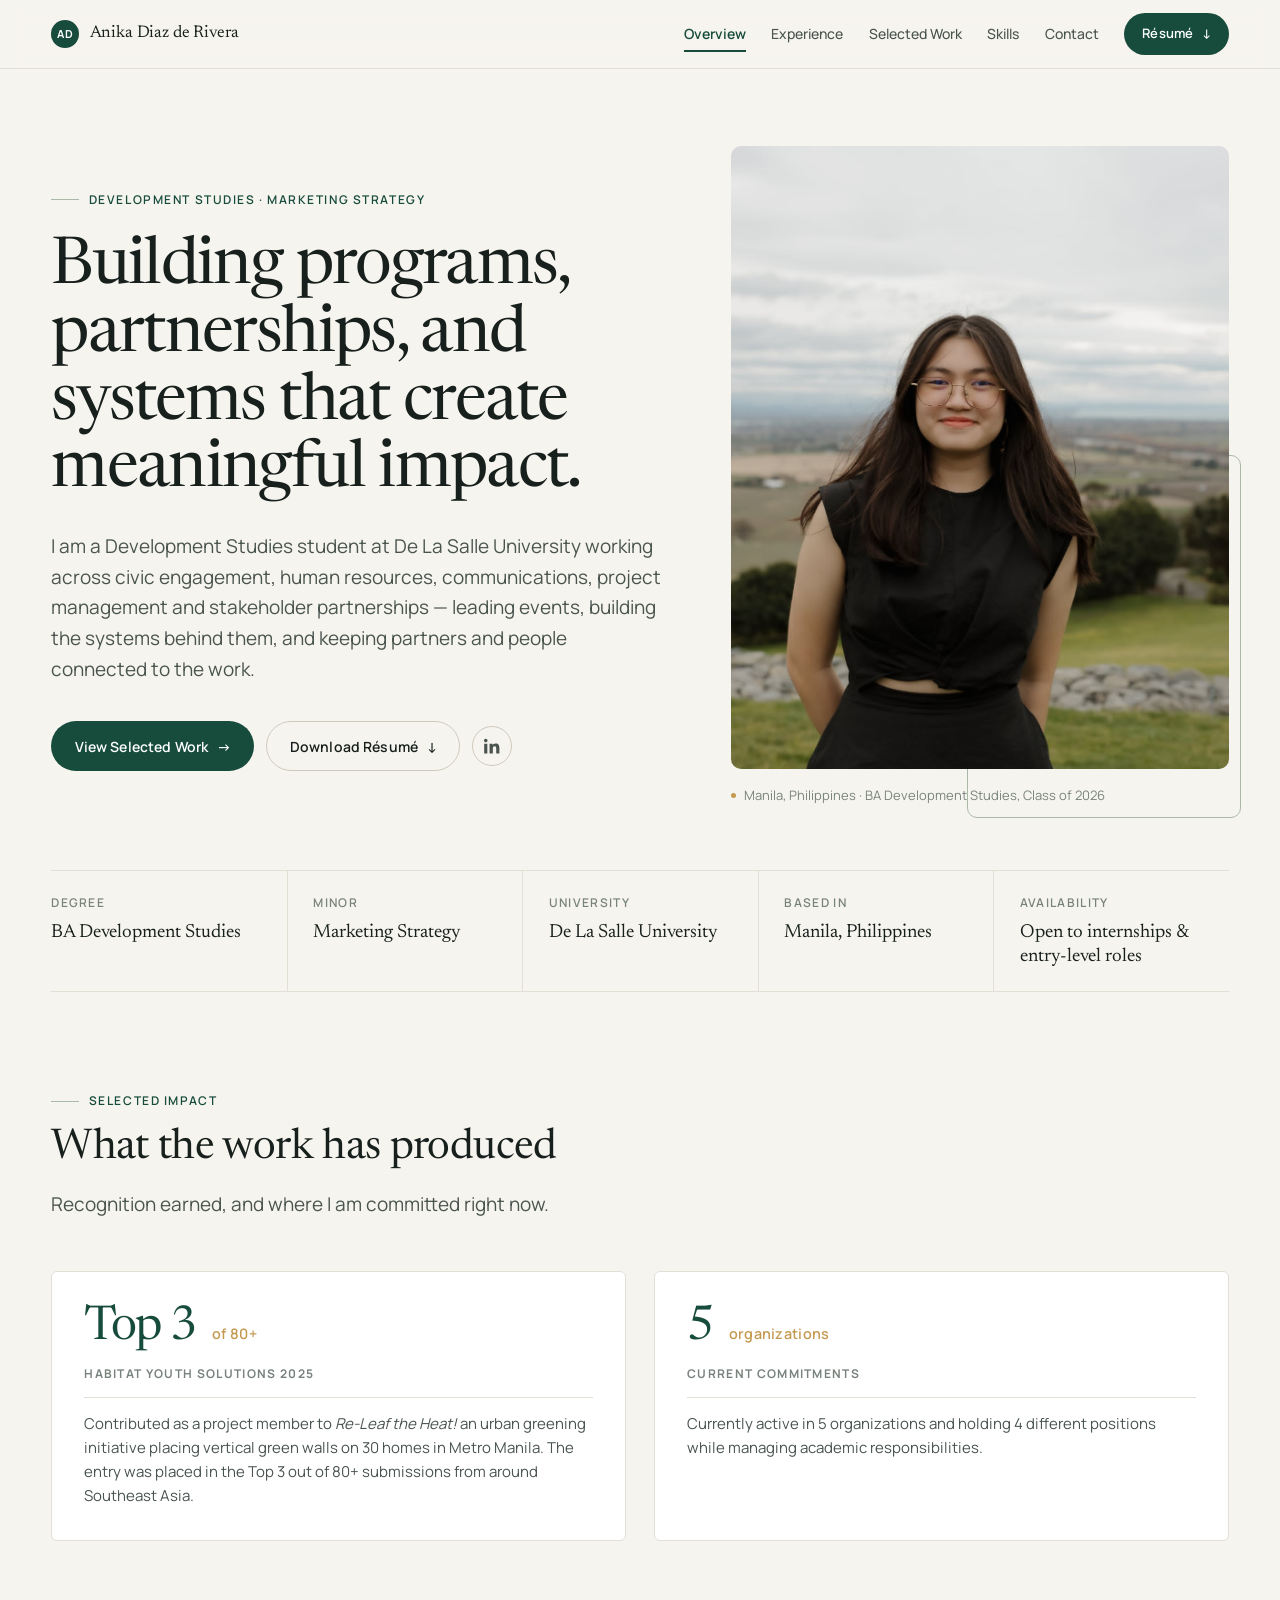
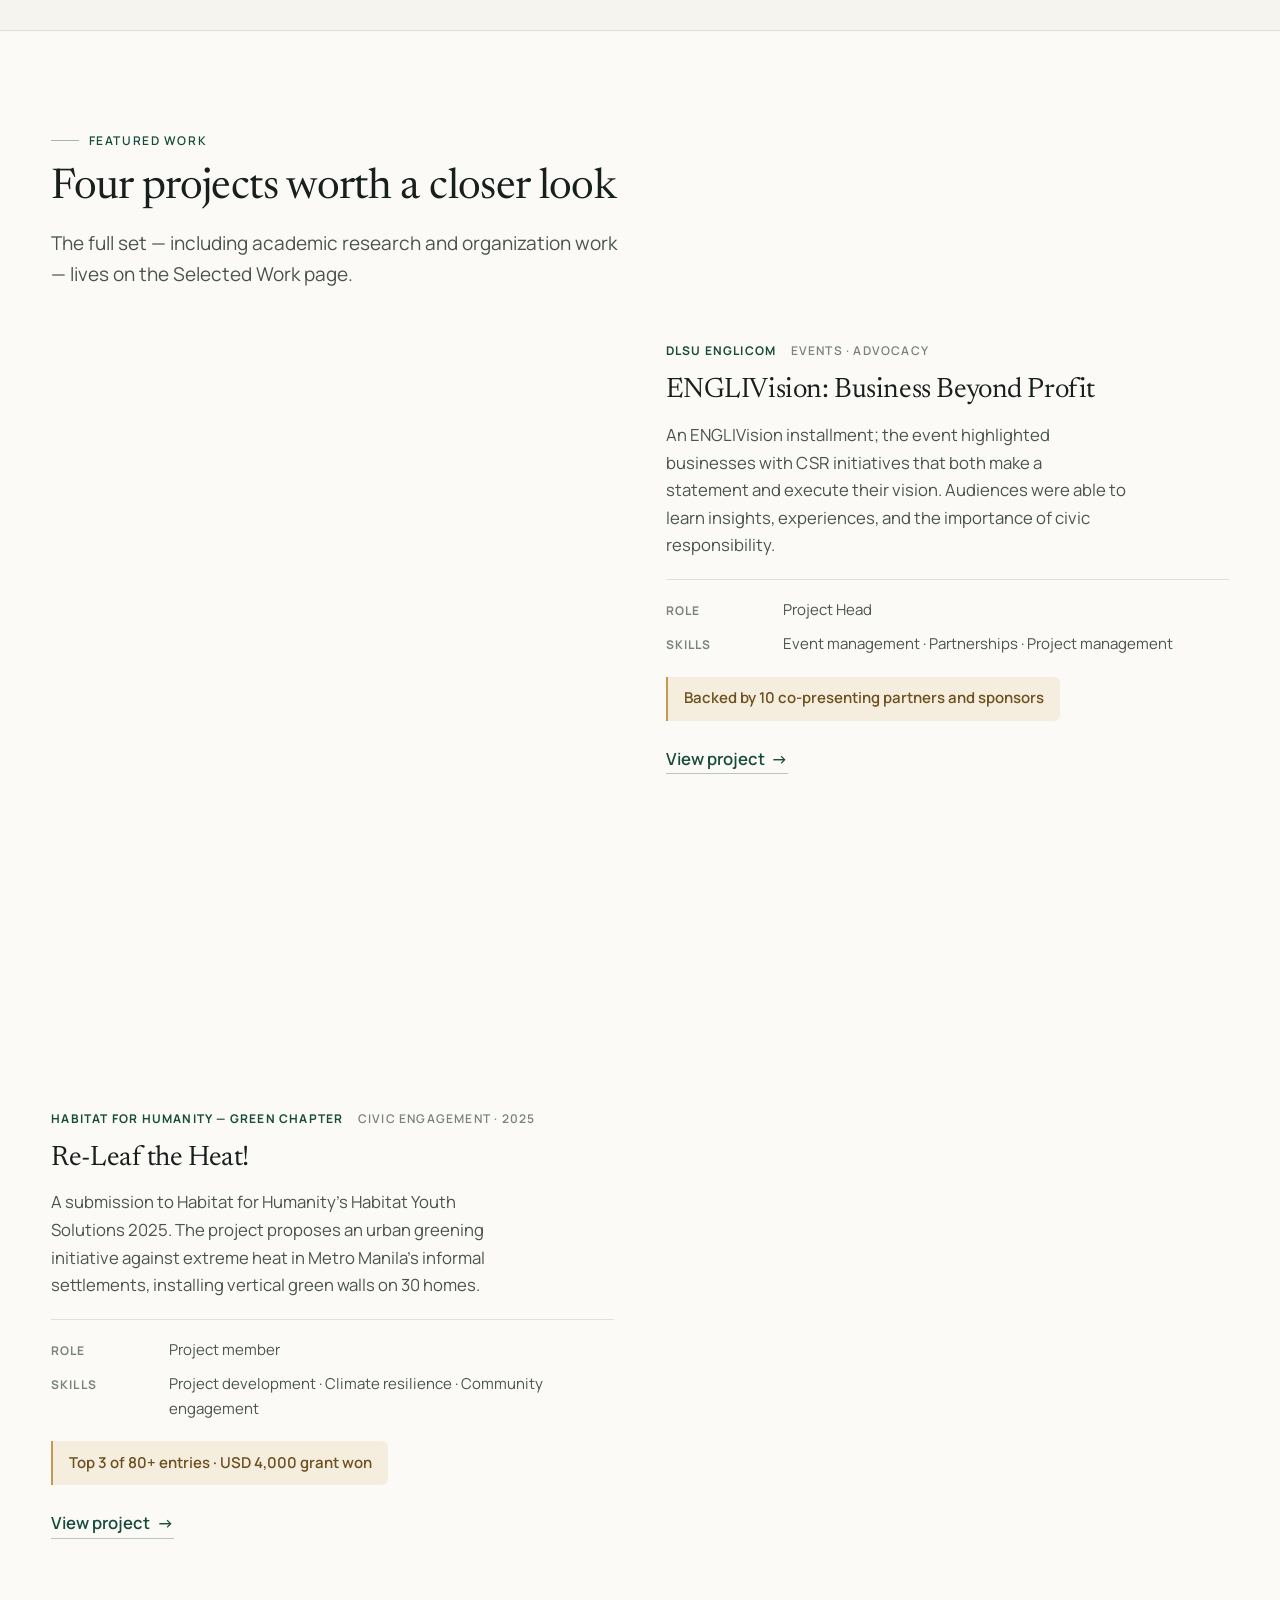
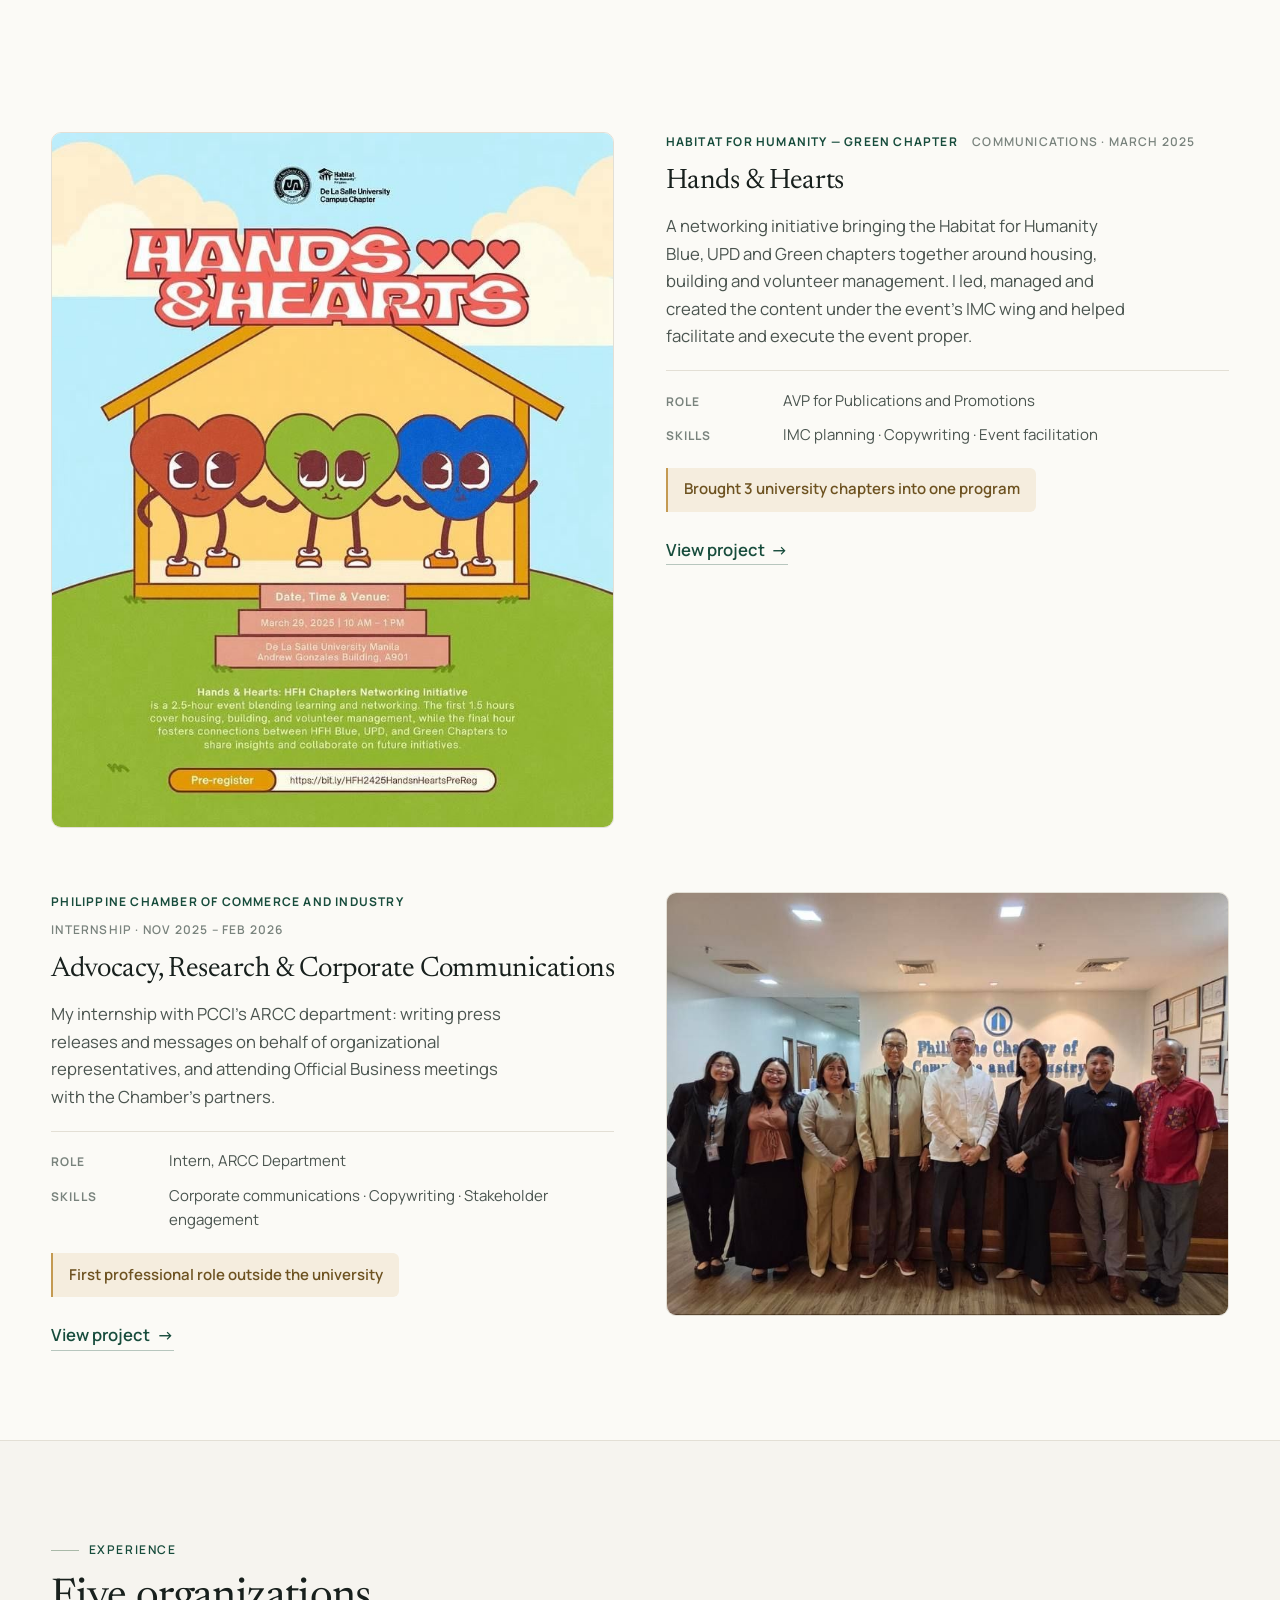
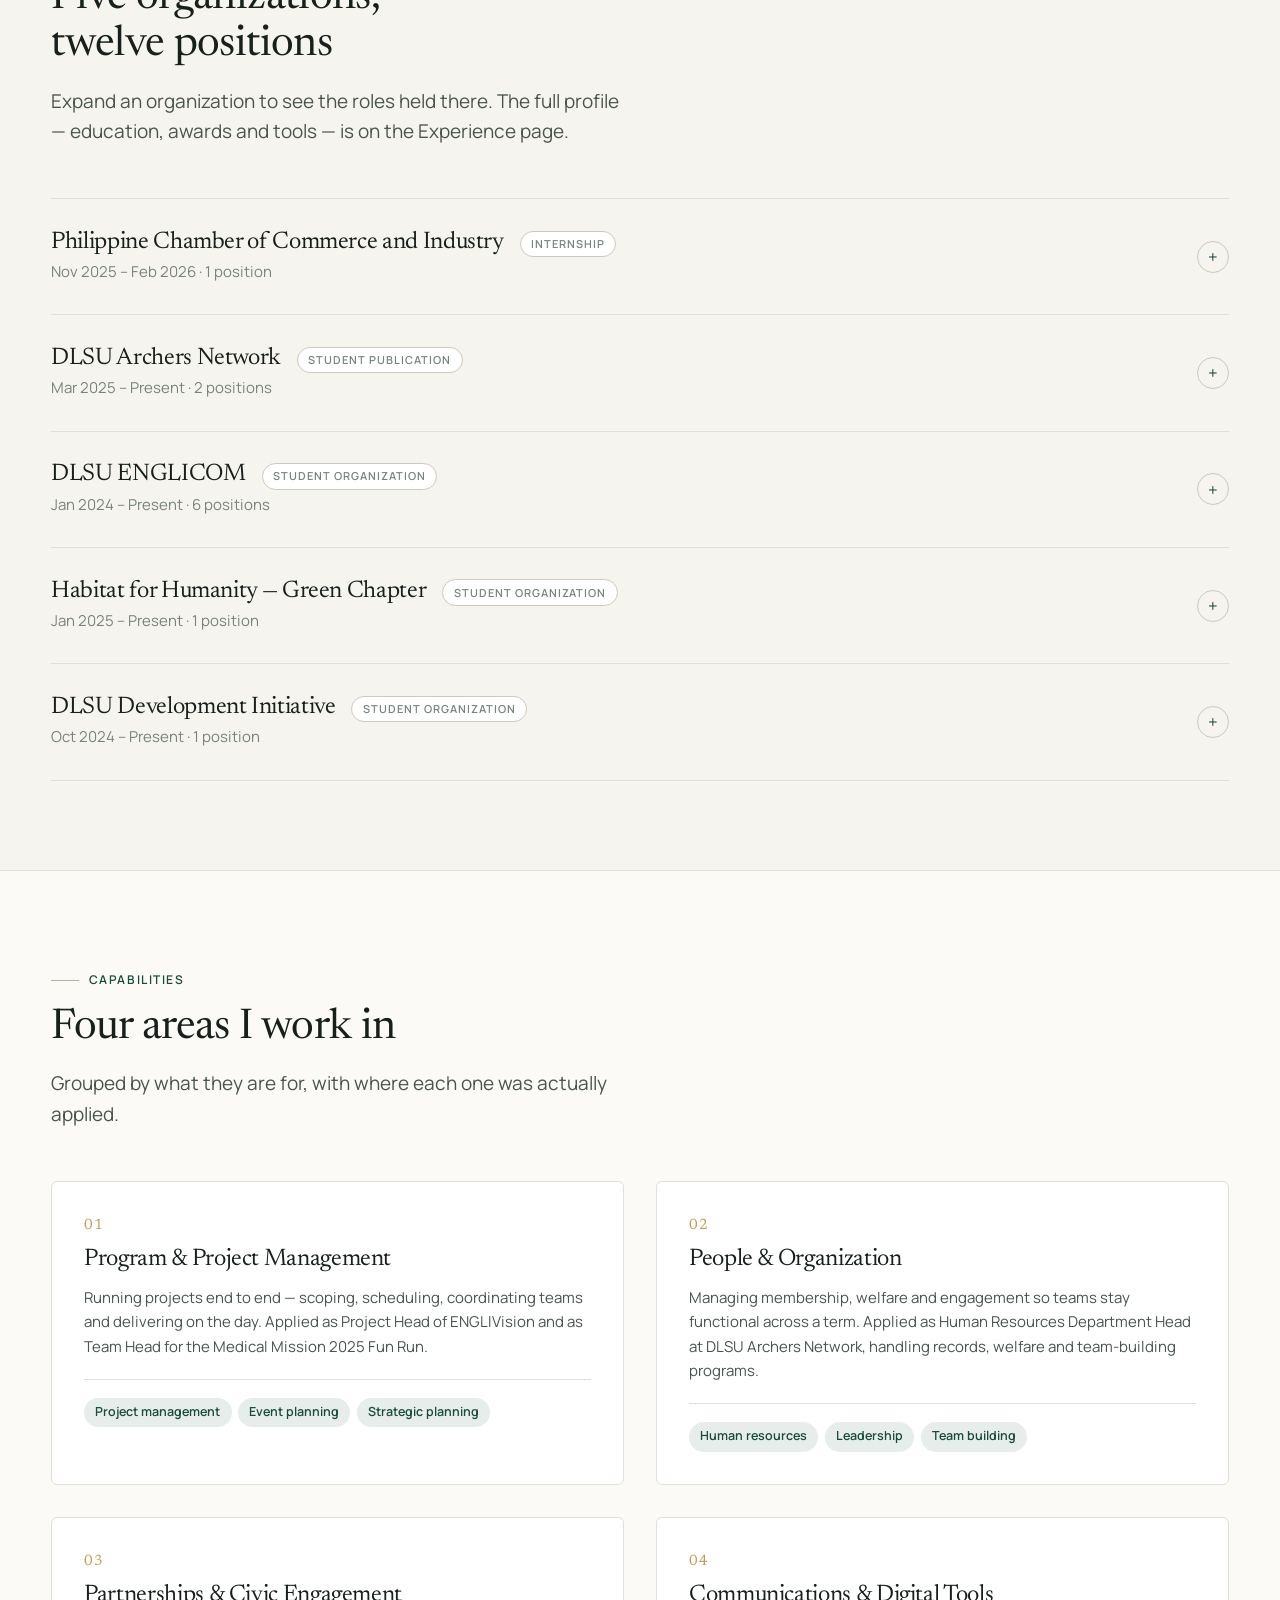
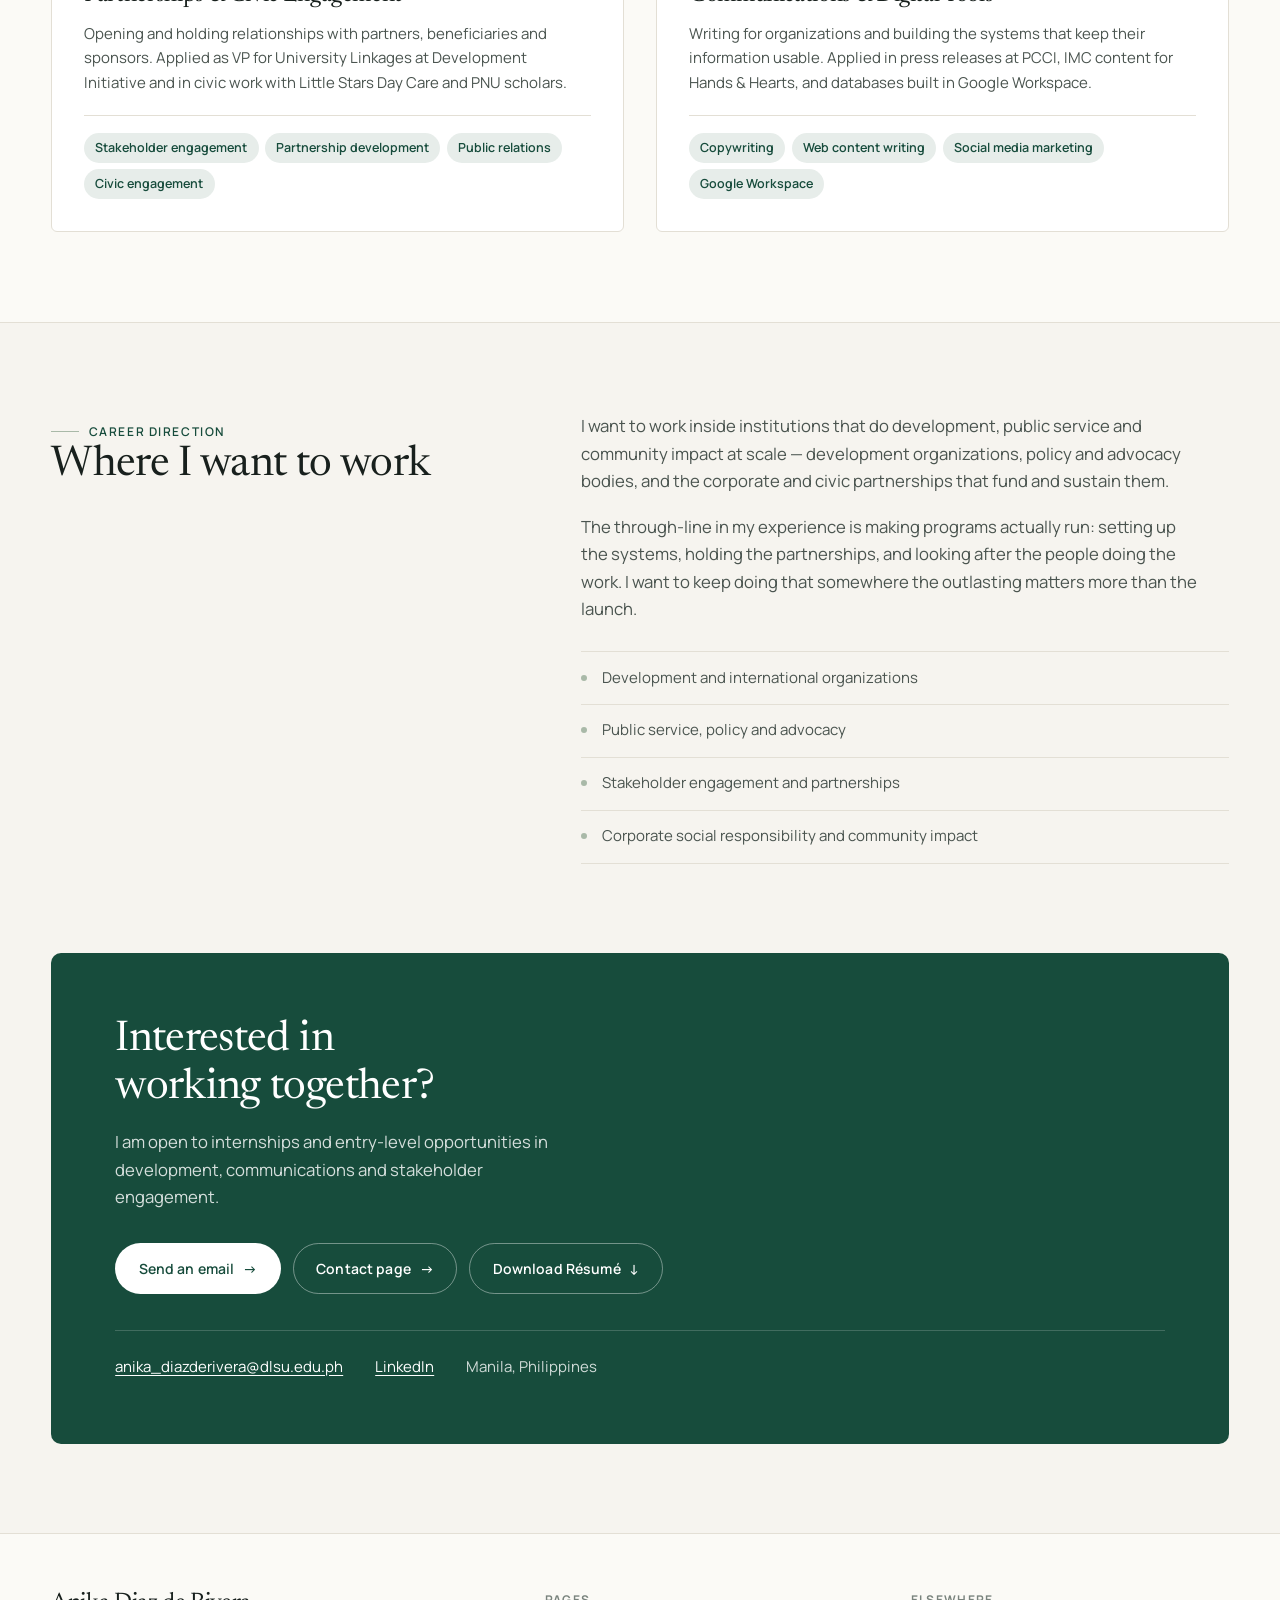
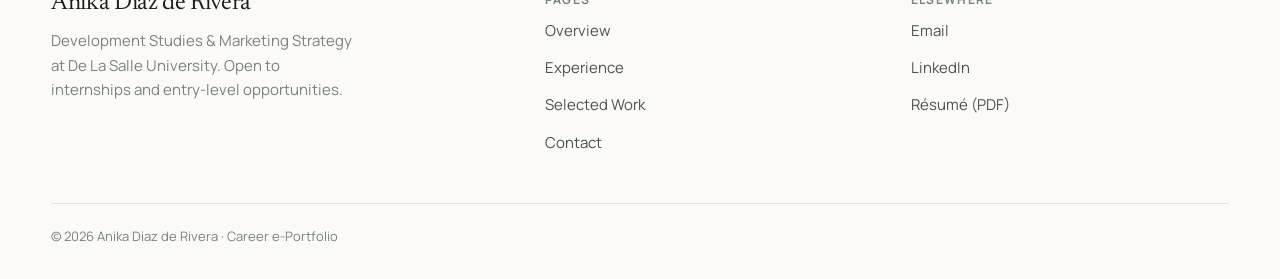
<file: index.html>
<!DOCTYPE html>
<html lang="en" class="no-js">
<head>
  <meta charset="utf-8">
  <meta name="viewport" content="width=device-width, initial-scale=1">
  <title>Anika Diaz de Rivera — Development &amp; Stakeholder Engagement</title>
  <meta name="description" content="Portfolio of Anika Diaz de Rivera — Development Studies student at De La Salle University working across project management, human resources, civic engagement, communications and stakeholder partnerships.">
  <meta property="og:type" content="website">
  <meta property="og:title" content="Anika Diaz de Rivera — Development &amp; Stakeholder Engagement">
  <meta property="og:description" content="Building programs, partnerships, and systems that create meaningful impact.">
  <meta property="og:url" content="https://vmgax.github.io/career-portfolio/">
  <meta property="og:image" content="https://vmgax.github.io/career-portfolio/assets/img/anika-portrait.jpg">
  <meta name="twitter:card" content="summary_large_image">
  <link rel="icon" href="assets/img/favicon.svg" type="image/svg+xml">
  <link rel="preconnect" href="https://fonts.googleapis.com">
  <link rel="preconnect" href="https://fonts.gstatic.com" crossorigin>
  <link href="https://fonts.googleapis.com/css2?family=Manrope:wght@400;500;600;700&family=Newsreader:ital,opsz,wght@0,6..72,300..600;1,6..72,300..500&display=swap" rel="stylesheet">
  <link rel="stylesheet" href="styles.css">
  <script>document.documentElement.classList.remove('no-js');</script>
</head>
<body>
  <a class="skip-link" href="#main">Skip to content</a>

  <!-- ── HEADER — identical on all four pages ─────────────────────────── -->
  <header class="site-header">
    <div class="shell site-header__inner">
      <a class="brand" href="index.html">
        <span class="brand__mark" aria-hidden="true">AD</span>
        <span class="brand__full">Anika Diaz de Rivera</span>
        <span class="brand__short">Anika D.</span>
      </a>

      <button class="nav-toggle" type="button" aria-expanded="false" aria-controls="primary-nav">
        <span class="nav-toggle__bars" aria-hidden="true"></span>Menu
      </button>

      <nav class="primary-nav" id="primary-nav" aria-label="Primary">
        <ul class="nav-list">
          <li><a href="index.html" aria-current="page">Overview</a></li>
          <li><a href="about.html">Experience</a></li>
          <li><a href="portfolio.html">Selected Work</a></li>
          <li><a href="about.html#capabilities">Skills</a></li>
          <li><a href="contact.html">Contact</a></li>
        </ul>
        <a class="btn btn--primary btn--sm" href="assets/docs/resume.pdf" download>
          Résumé <span class="btn__arrow" aria-hidden="true">↓</span>
        </a>
      </nav>
    </div>
  </header>

  <main id="main">

    <!-- ── 1 · HERO ──────────────────────────────────────────────────────── -->
    <section class="hero">
      <div class="shell hero__grid">
        <div>
          <p class="eyebrow enter" style="--d:40ms">Development Studies · Marketing Strategy</p>

          <h1 class="hero__title enter" style="--d:120ms">
            Building programs, partnerships, and systems that create meaningful impact.
          </h1>

          <p class="lede hero__lede enter" style="--d:200ms">
            I am a Development Studies student at De La Salle University working across
            civic engagement, human resources, communications, project management and
            stakeholder partnerships — leading events, building the systems behind them,
            and keeping partners and people connected to the work.
          </p>

          <div class="hero__actions enter" style="--d:280ms">
            <a class="btn btn--primary" href="portfolio.html">
              View Selected Work <span class="btn__arrow" aria-hidden="true">→</span>
            </a>
            <a class="btn btn--outline" href="assets/docs/resume.pdf" download>
              Download Résumé <span class="btn__arrow" aria-hidden="true">↓</span>
            </a>
            <a class="icon-link" href="https://www.linkedin.com/in/anika-diaz-de-rivera-22b3412a9/"
               target="_blank" rel="noopener" aria-label="LinkedIn profile (opens in a new tab)">
              <svg width="17" height="17" viewBox="0 0 24 24" fill="currentColor" aria-hidden="true">
                <path d="M4.98 3.5C4.98 4.88 3.87 6 2.5 6S0 4.88 0 3.5 1.12 1 2.5 1s2.48 1.12 2.48 2.5zM.28 8h4.44v14H.28V8zm7.55 0h4.26v1.92h.06c.6-1.13 2.05-2.32 4.22-2.32 4.51 0 5.34 2.97 5.34 6.83V22h-4.44v-6.68c0-1.6-.03-3.65-2.22-3.65-2.23 0-2.57 1.74-2.57 3.53V22H7.83V8z"/>
              </svg>
            </a>
          </div>
        </div>

        <figure class="hero__figure enter" style="--d:360ms">
          <img src="assets/img/anika-portrait.jpg" width="2048" height="1365"
               alt="Anika Diaz de Rivera standing outdoors on a hillside overlooking farmland"
               fetchpriority="high">
          <figcaption class="hero__caption">Manila, Philippines · BA Development Studies, Class of 2026</figcaption>
        </figure>
      </div>
    </section>

    <!-- ── 2 · PROFESSIONAL SNAPSHOT ─────────────────────────────────────── -->
    <section class="section" style="padding-block:0" aria-label="Professional snapshot">
      <div class="shell">
        <dl class="facts reveal">
          <div>
            <dt>Degree</dt>
            <dd>BA Development Studies</dd>
          </div>
          <div>
            <dt>Minor</dt>
            <dd>Marketing Strategy</dd>
          </div>
          <div>
            <dt>University</dt>
            <dd>De La Salle University</dd>
          </div>
          <div>
            <dt>Based in</dt>
            <dd>Manila, Philippines</dd>
          </div>
          <div>
            <dt>Availability</dt>
            <dd>Open to internships &amp; entry-level roles</dd>
          </div>
        </dl>
      </div>
    </section>

    <!-- ── 3 · SELECTED IMPACT ───────────────────────────────────────────── -->
    <section class="section" id="impact">
      <div class="shell">
        <div class="section-head reveal">
          <p class="eyebrow">Selected impact</p>
          <h2>What the work has produced</h2>
          <p class="lede">Recognition earned, and where I am committed right now.</p>
        </div>

        <div class="impact-grid">
          <article class="impact reveal">
            <p class="impact__figure">Top 3 <small>of 80+</small></p>
            <p class="impact__label">Habitat Youth Solutions 2025</p>
            <p class="impact__body">
              Contributed as a project member to <em>Re-Leaf the Heat!</em> an urban greening
              initiative placing vertical green walls on 30 homes in Metro Manila. The entry
              was placed in the Top 3 out of 80+ submissions from around Southeast Asia.
            </p>
          </article>

          <article class="impact reveal" style="--d:80ms">
            <p class="impact__figure">5 <small>organizations</small></p>
            <p class="impact__label">Current commitments</p>
            <p class="impact__body">
              Currently active in 5 organizations and holding 4 different positions while
              managing academic responsibilities.
            </p>
          </article>
        </div>
      </div>
    </section>

    <!-- ── 4 · FEATURED WORK ─────────────────────────────────────────────── -->
    <section class="section section--tint" id="work">
      <div class="shell">
        <div class="section-head reveal">
          <p class="eyebrow">Featured work</p>
          <h2>Four projects worth a closer look</h2>
          <p class="lede">The full set — including academic research and organization
            work — lives on the Selected Work page.</p>
        </div>

        <div class="work-list">

          <article class="work reveal">
            <div class="work__media">
              <img src="assets/img/englicom-englivision.jpg" width="1024" height="1280" loading="lazy"
                   alt="ENGLIVision: Business Beyond Profit thank-you poster showing a capacity audience behind the ENGLICOM letters">
            </div>
            <div>
              <p class="work__kicker"><b>DLSU ENGLICOM</b> <span>Events · Advocacy</span></p>
              <h3 class="work__title">ENGLIVision: Business Beyond Profit</h3>
              <p class="work__summary">
                An ENGLIVision installment; the event highlighted businesses with CSR
                initiatives that both make a statement and execute their vision. Audiences
                were able to learn insights, experiences, and the importance of civic
                responsibility.
              </p>
              <dl class="work__facts">
                <div><dt>Role</dt><dd>Project Head</dd></div>
                <div><dt>Skills</dt><dd>Event management · Partnerships · Project management</dd></div>
              </dl>
              <p class="work__outcome">Backed by 10 co-presenting partners and sponsors</p>
              <p class="work__cta">
                <a class="text-link" href="portfolio.html#englivision">
                  View project <span aria-hidden="true">→</span>
                </a>
              </p>
            </div>
          </article>

          <article class="work reveal">
            <div class="work__media">
              <img src="assets/img/habitat-re-leaf-the-heat.jpg" width="750" height="745" loading="lazy"
                   alt="Re-Leaf the Heat project card describing vertical green walls installed on 30 homes in Metro Manila">
            </div>
            <div>
              <p class="work__kicker"><b>Habitat for Humanity — Green Chapter</b> <span>Civic engagement · 2025</span></p>
              <h3 class="work__title">Re-Leaf the Heat!</h3>
              <p class="work__summary">
                A submission to Habitat for Humanity&rsquo;s Habitat Youth Solutions 2025. The
                project proposes an urban greening initiative against extreme heat in Metro
                Manila&rsquo;s informal settlements, installing vertical green walls on 30 homes.
              </p>
              <dl class="work__facts">
                <div><dt>Role</dt><dd>Project member</dd></div>
                <div><dt>Skills</dt><dd>Project development · Climate resilience · Community engagement</dd></div>
              </dl>
              <p class="work__outcome">Top 3 of 80+ entries · USD 4,000 grant won</p>
              <p class="work__cta">
                <a class="text-link" href="portfolio.html#re-leaf">
                  View project <span aria-hidden="true">→</span>
                </a>
              </p>
            </div>
          </article>

          <article class="work reveal">
            <div class="work__media">
              <img src="assets/img/habitat-hands-and-hearts.jpg" width="750" height="928" loading="lazy"
                   alt="Hands and Hearts event poster — a Habitat for Humanity chapters networking initiative held 29 March 2025">
            </div>
            <div>
              <p class="work__kicker"><b>Habitat for Humanity — Green Chapter</b> <span>Communications · March 2025</span></p>
              <h3 class="work__title">Hands &amp; Hearts</h3>
              <p class="work__summary">
                A networking initiative bringing the Habitat for Humanity Blue, UPD and Green
                chapters together around housing, building and volunteer management. I led,
                managed and created the content under the event&rsquo;s IMC wing and helped
                facilitate and execute the event proper.
              </p>
              <dl class="work__facts">
                <div><dt>Role</dt><dd>AVP for Publications and Promotions</dd></div>
                <div><dt>Skills</dt><dd>IMC planning · Copywriting · Event facilitation</dd></div>
              </dl>
              <p class="work__outcome">Brought 3 university chapters into one program</p>
              <p class="work__cta">
                <a class="text-link" href="portfolio.html#hands-and-hearts">
                  View project <span aria-hidden="true">→</span>
                </a>
              </p>
            </div>
          </article>

          <article class="work reveal">
            <div class="work__media">
              <img src="assets/img/pcci-office.jpg" width="854" height="641" loading="lazy"
                   alt="Anika with colleagues at the Philippine Chamber of Commerce and Industry office">
            </div>
            <div>
              <p class="work__kicker"><b>Philippine Chamber of Commerce and Industry</b> <span>Internship · Nov 2025 – Feb 2026</span></p>
              <h3 class="work__title">Advocacy, Research &amp; Corporate Communications</h3>
              <p class="work__summary">
                My internship with PCCI&rsquo;s ARCC department: writing press releases and
                messages on behalf of organizational representatives, and attending Official
                Business meetings with the Chamber&rsquo;s partners.
              </p>
              <dl class="work__facts">
                <div><dt>Role</dt><dd>Intern, ARCC Department</dd></div>
                <div><dt>Skills</dt><dd>Corporate communications · Copywriting · Stakeholder engagement</dd></div>
              </dl>
              <p class="work__outcome">First professional role outside the university</p>
              <p class="work__cta">
                <a class="text-link" href="portfolio.html#pcci">
                  View project <span aria-hidden="true">→</span>
                </a>
              </p>
            </div>
          </article>

        </div>
      </div>
    </section>

    <!-- ── 5 · EXPERIENCE OVERVIEW ───────────────────────────────────────── -->
    <section class="section" id="experience">
      <div class="shell">
        <div class="section-head reveal">
          <p class="eyebrow">Experience</p>
          <h2>Five organizations, twelve positions</h2>
          <p class="lede">Expand an organization to see the roles held there. The full
            profile — education, awards and tools — is on the Experience page.</p>
        </div>

        <div class="timeline reveal" data-accordion>

          <article class="tl-item">
            <h3 class="tl-heading">
              <button class="tl-head" type="button" aria-expanded="false" aria-controls="tl-pcci">
                <span>
                  <span class="tl-org">
                    <span class="tl-name">Philippine Chamber of Commerce and Industry</span>
                    <span class="tl-kind">Internship</span>
                  </span>
                  <span class="tl-summary">Nov 2025 – Feb 2026 · 1 position</span>
                </span>
                <span class="tl-toggle" aria-hidden="true">+</span>
              </button>
            </h3>
            <div class="tl-panel" id="tl-pcci">
              <div>
                <div class="tl-roles">
                  <div class="tl-role">
                    <p class="tl-dates">Nov 2025 – Feb 2026</p>
                    <div>
                      <h4>Intern, Advocacy, Research and Corporate Communications</h4>
                      <ul class="tl-points">
                        <li>Wrote press releases and messages issued on behalf of organizational representatives.</li>
                        <li>Attended and took notes at Official Business meetings with the Chamber&rsquo;s partners.</li>
                        <li>Participated in internal, organization-wide meetings for the department.</li>
                      </ul>
                    </div>
                  </div>
                </div>
              </div>
            </div>
          </article>

          <article class="tl-item">
            <h3 class="tl-heading">
              <button class="tl-head" type="button" aria-expanded="false" aria-controls="tl-archers">
                <span>
                  <span class="tl-org">
                    <span class="tl-name">DLSU Archers Network</span>
                    <span class="tl-kind">Student publication</span>
                  </span>
                  <span class="tl-summary">Mar 2025 – Present · 2 positions</span>
                </span>
                <span class="tl-toggle" aria-hidden="true">+</span>
              </button>
            </h3>
            <div class="tl-panel" id="tl-archers">
              <div>
                <div class="tl-roles">
                  <div class="tl-role">
                    <p class="tl-dates">Sep 2025 – Present</p>
                    <div>
                      <h4>Human Resources Department Head</h4>
                      <ul class="tl-points">
                        <li>Plans and executes events that build staffers&rsquo; work ethic, welfare, engagement and involvement in the organization.</li>
                        <li>Manages staffer membership end to end — status and related records.</li>
                      </ul>
                    </div>
                  </div>
                  <div class="tl-role">
                    <p class="tl-dates">Mar 2025 – Aug 2025</p>
                    <div>
                      <h4>Human Resources Associate</h4>
                    </div>
                  </div>
                </div>
              </div>
            </div>
          </article>

          <article class="tl-item">
            <h3 class="tl-heading">
              <button class="tl-head" type="button" aria-expanded="false" aria-controls="tl-englicom">
                <span>
                  <span class="tl-org">
                    <span class="tl-name">DLSU ENGLICOM</span>
                    <span class="tl-kind">Student organization</span>
                  </span>
                  <span class="tl-summary">Jan 2024 – Present · 6 positions</span>
                </span>
                <span class="tl-toggle" aria-hidden="true">+</span>
              </button>
            </h3>
            <div class="tl-panel" id="tl-englicom">
              <div>
                <div class="tl-roles">
                  <div class="tl-role">
                    <p class="tl-dates">May 2025 – Present</p>
                    <div>
                      <h4>Assistant Vice President for Civics</h4>
                      <ul class="tl-points">
                        <li>Plans and executes civic events for partner beneficiaries — Little Stars Day Care in Plaridel, Bulacan, and the organization&rsquo;s sponsored scholars at Philippine Normal University.</li>
                        <li>Served as Project Head for <em>ENGLIVision: Business Beyond Profit</em>, leading the flagship conference from planning through execution.</li>
                        <li>Collected and signed student ambassadors for the public promotion of each event.</li>
                      </ul>
                    </div>
                  </div>
                  <div class="tl-role">
                    <p class="tl-dates">Jan 2025 – Jul 2025</p>
                    <div>
                      <h4>Team Head, Fundraising Activity: Fun Run</h4>
                      <p class="tl-context">Medical Mission 2025</p>
                    </div>
                  </div>
                  <div class="tl-role">
                    <p class="tl-dates">Sep 2024 – Apr 2025</p>
                    <div>
                      <h4>Committee Coordinator for Civics</h4>
                    </div>
                  </div>
                  <div class="tl-role">
                    <p class="tl-dates">Nov 2024</p>
                    <div>
                      <h4>Assistant Team Head for Events</h4>
                      <p class="tl-context">NEXUS 2024</p>
                    </div>
                  </div>
                  <div class="tl-role">
                    <p class="tl-dates">Apr 2024 – Jul 2024</p>
                    <div>
                      <h4>Assistant Team Head, Fundraising Activity: Movie</h4>
                      <p class="tl-context">Medical Mission 2024</p>
                    </div>
                  </div>
                  <div class="tl-role">
                    <p class="tl-dates">Jan 2024 – Feb 2024</p>
                    <div>
                      <h4>Assistant Team Head for Public Relations</h4>
                      <p class="tl-context">Chinese New Year 2024</p>
                    </div>
                  </div>
                </div>
              </div>
            </div>
          </article>

          <article class="tl-item">
            <h3 class="tl-heading">
              <button class="tl-head" type="button" aria-expanded="false" aria-controls="tl-habitat">
                <span>
                  <span class="tl-org">
                    <span class="tl-name">Habitat for Humanity — Green Chapter</span>
                    <span class="tl-kind">Student organization</span>
                  </span>
                  <span class="tl-summary">Jan 2025 – Present · 1 position</span>
                </span>
                <span class="tl-toggle" aria-hidden="true">+</span>
              </button>
            </h3>
            <div class="tl-panel" id="tl-habitat">
              <div>
                <div class="tl-roles">
                  <div class="tl-role">
                    <p class="tl-dates">Jan 2025 – Present</p>
                    <div>
                      <h4>Assistant Vice President for Publications and Promotions</h4>
                      <ul class="tl-points">
                        <li>Led and produced the content under the IMC wing of <em>Hands &amp; Hearts</em>, the HFH UPD × Ateneo × DLSU networking initiative, and helped execute the event proper.</li>
                        <li>Writes and produces publication captions for term-long posting initiatives.</li>
                        <li>Placed in the Top 3 of 80+ entries at Habitat Youth Solutions 2025 as a project member of <em>Re-Leaf the Heat!</em></li>
                      </ul>
                    </div>
                  </div>
                </div>
              </div>
            </div>
          </article>

          <article class="tl-item">
            <h3 class="tl-heading">
              <button class="tl-head" type="button" aria-expanded="false" aria-controls="tl-devint">
                <span>
                  <span class="tl-org">
                    <span class="tl-name">DLSU Development Initiative</span>
                    <span class="tl-kind">Student organization</span>
                  </span>
                  <span class="tl-summary">Oct 2024 – Present · 1 position</span>
                </span>
                <span class="tl-toggle" aria-hidden="true">+</span>
              </button>
            </h3>
            <div class="tl-panel" id="tl-devint">
              <div>
                <div class="tl-roles">
                  <div class="tl-role">
                    <p class="tl-dates">Oct 2024 – Present</p>
                    <div>
                      <h4>Vice President for University Linkages</h4>
                      <ul class="tl-points">
                        <li>Built the organization&rsquo;s external databases for easier communication, linking and collaboration with organizations inside DLSU.</li>
                        <li>Manages online campaigns on careers in Development Studies and the Philippines&rsquo; progress toward the UN Sustainable Development Goals.</li>
                        <li>Facilitates public engagement and promotion in the organization&rsquo;s recruitment among students, members and ambassadors.</li>
                      </ul>
                    </div>
                  </div>
                </div>
              </div>
            </div>
          </article>

        </div>
      </div>
    </section>

    <!-- ── 6 · CAPABILITIES ──────────────────────────────────────────────── -->
    <section class="section section--tint" id="skills">
      <div class="shell">
        <div class="section-head reveal">
          <p class="eyebrow">Capabilities</p>
          <h2>Four areas I work in</h2>
          <p class="lede">Grouped by what they are for, with where each one was actually
            applied.</p>
        </div>

        <div class="cap-grid">
          <article class="cap reveal">
            <p class="cap__num">01</p>
            <h3>Program &amp; Project Management</h3>
            <p class="cap__body">
              Running projects end to end — scoping, scheduling, coordinating teams and
              delivering on the day. Applied as Project Head of ENGLIVision and as Team Head
              for the Medical Mission 2025 Fun Run.
            </p>
            <ul class="cap__skills">
              <li>Project management</li>
              <li>Event planning</li>
              <li>Strategic planning</li>
            </ul>
          </article>

          <article class="cap reveal" style="--d:80ms">
            <p class="cap__num">02</p>
            <h3>People &amp; Organization</h3>
            <p class="cap__body">
              Managing membership, welfare and engagement so teams stay functional across a
              term. Applied as Human Resources Department Head at DLSU Archers Network,
              handling records, welfare and team-building programs.
            </p>
            <ul class="cap__skills">
              <li>Human resources</li>
              <li>Leadership</li>
              <li>Team building</li>
            </ul>
          </article>

          <article class="cap reveal" style="--d:160ms">
            <p class="cap__num">03</p>
            <h3>Partnerships &amp; Civic Engagement</h3>
            <p class="cap__body">
              Opening and holding relationships with partners, beneficiaries and sponsors.
              Applied as VP for University Linkages at Development Initiative and in civic
              work with Little Stars Day Care and PNU scholars.
            </p>
            <ul class="cap__skills">
              <li>Stakeholder engagement</li>
              <li>Partnership development</li>
              <li>Public relations</li>
              <li>Civic engagement</li>
            </ul>
          </article>

          <article class="cap reveal" style="--d:240ms">
            <p class="cap__num">04</p>
            <h3>Communications &amp; Digital Tools</h3>
            <p class="cap__body">
              Writing for organizations and building the systems that keep their information
              usable. Applied in press releases at PCCI, IMC content for Hands &amp; Hearts,
              and databases built in Google Workspace.
            </p>
            <ul class="cap__skills">
              <li>Copywriting</li>
              <li>Web content writing</li>
              <li>Social media marketing</li>
              <li>Google Workspace</li>
            </ul>
          </article>
        </div>
      </div>
    </section>

    <!-- ── 7 · CAREER DIRECTION ──────────────────────────────────────────── -->
    <section class="section" id="direction">
      <div class="shell direction">
        <div class="reveal">
          <p class="eyebrow">Career direction</p>
          <h2>Where I want to work</h2>
        </div>
        <div class="reveal" style="--d:80ms">
          <div class="prose">
            <p>
              I want to work inside institutions that do development, public service and
              community impact at scale — development organizations, policy and advocacy
              bodies, and the corporate and civic partnerships that fund and sustain them.
            </p>
            <p>
              The through-line in my experience is making programs actually run: setting up
              the systems, holding the partnerships, and looking after the people doing the
              work. I want to keep doing that somewhere the outlasting matters more than the
              launch.
            </p>
          </div>
          <ul class="direction__list">
            <li>Development and international organizations</li>
            <li>Public service, policy and advocacy</li>
            <li>Stakeholder engagement and partnerships</li>
            <li>Corporate social responsibility and community impact</li>
          </ul>
        </div>
      </div>
    </section>

    <!-- ── 8 · CONTACT CTA ───────────────────────────────────────────────── -->
    <section class="section" style="padding-top:0">
      <div class="shell">
        <div class="cta reveal">
          <h2>Interested in working together?</h2>
          <p class="cta__lede">
            I am open to internships and entry-level opportunities in development,
            communications and stakeholder engagement.
          </p>
          <div class="cta__row">
            <a class="btn btn--primary" href="mailto:anika_diazderivera@dlsu.edu.ph">
              Send an email <span class="btn__arrow" aria-hidden="true">→</span>
            </a>
            <a class="btn btn--outline" href="contact.html">
              Contact page <span class="btn__arrow" aria-hidden="true">→</span>
            </a>
            <a class="btn btn--outline" href="assets/docs/resume.pdf" download>
              Download Résumé <span class="btn__arrow" aria-hidden="true">↓</span>
            </a>
          </div>
          <div class="cta__meta">
            <span><a href="mailto:anika_diazderivera@dlsu.edu.ph">anika_diazderivera@dlsu.edu.ph</a></span>
            <span><a href="https://www.linkedin.com/in/anika-diaz-de-rivera-22b3412a9/" target="_blank" rel="noopener">LinkedIn</a></span>
            <span>Manila, Philippines</span>
          </div>
        </div>
      </div>
    </section>

  </main>

  <!-- ── FOOTER — identical on all four pages ─────────────────────────── -->
  <footer class="site-footer">
    <div class="shell">
      <div class="site-footer__grid">
        <div class="site-footer__brand">
          <h2>Anika Diaz de Rivera</h2>
          <p class="site-footer__note">
            Development Studies &amp; Marketing Strategy at De La Salle University.
            Open to internships and entry-level opportunities.
          </p>
        </div>
        <div>
          <p class="footer-nav__title">Pages</p>
          <ul class="footer-nav">
            <li><a href="index.html">Overview</a></li>
            <li><a href="about.html">Experience</a></li>
            <li><a href="portfolio.html">Selected Work</a></li>
            <li><a href="contact.html">Contact</a></li>
          </ul>
        </div>
        <div>
          <p class="footer-nav__title">Elsewhere</p>
          <ul class="footer-nav">
            <li><a href="mailto:anika_diazderivera@dlsu.edu.ph">Email</a></li>
            <li><a href="https://www.linkedin.com/in/anika-diaz-de-rivera-22b3412a9/" target="_blank" rel="noopener">LinkedIn</a></li>
            <li><a href="assets/docs/resume.pdf" download>Résumé (PDF)</a></li>
          </ul>
        </div>
      </div>
      <div class="colophon">
        <span>© <span data-year>2026</span> Anika Diaz de Rivera · Career e-Portfolio</span>
      </div>
    </div>
  </footer>

  <script src="main.js"></script>
</body>
</html>
</file>
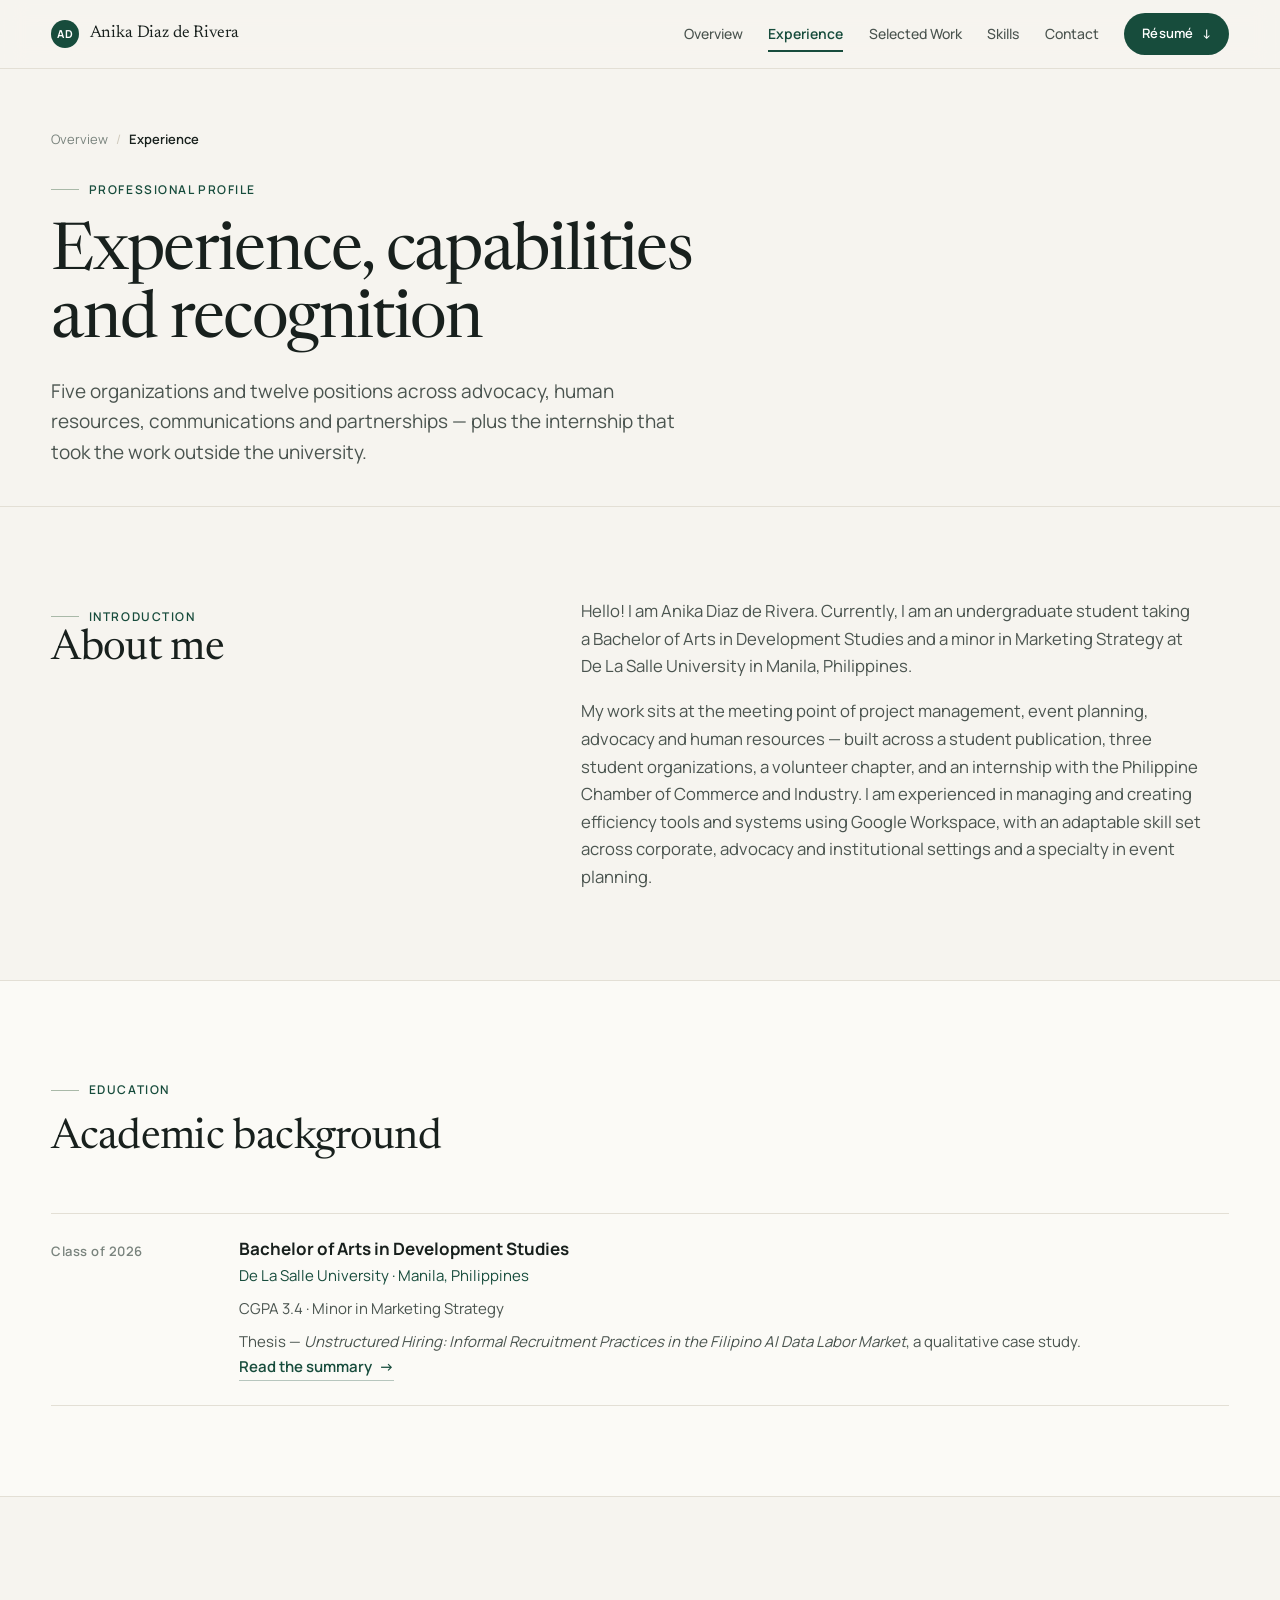
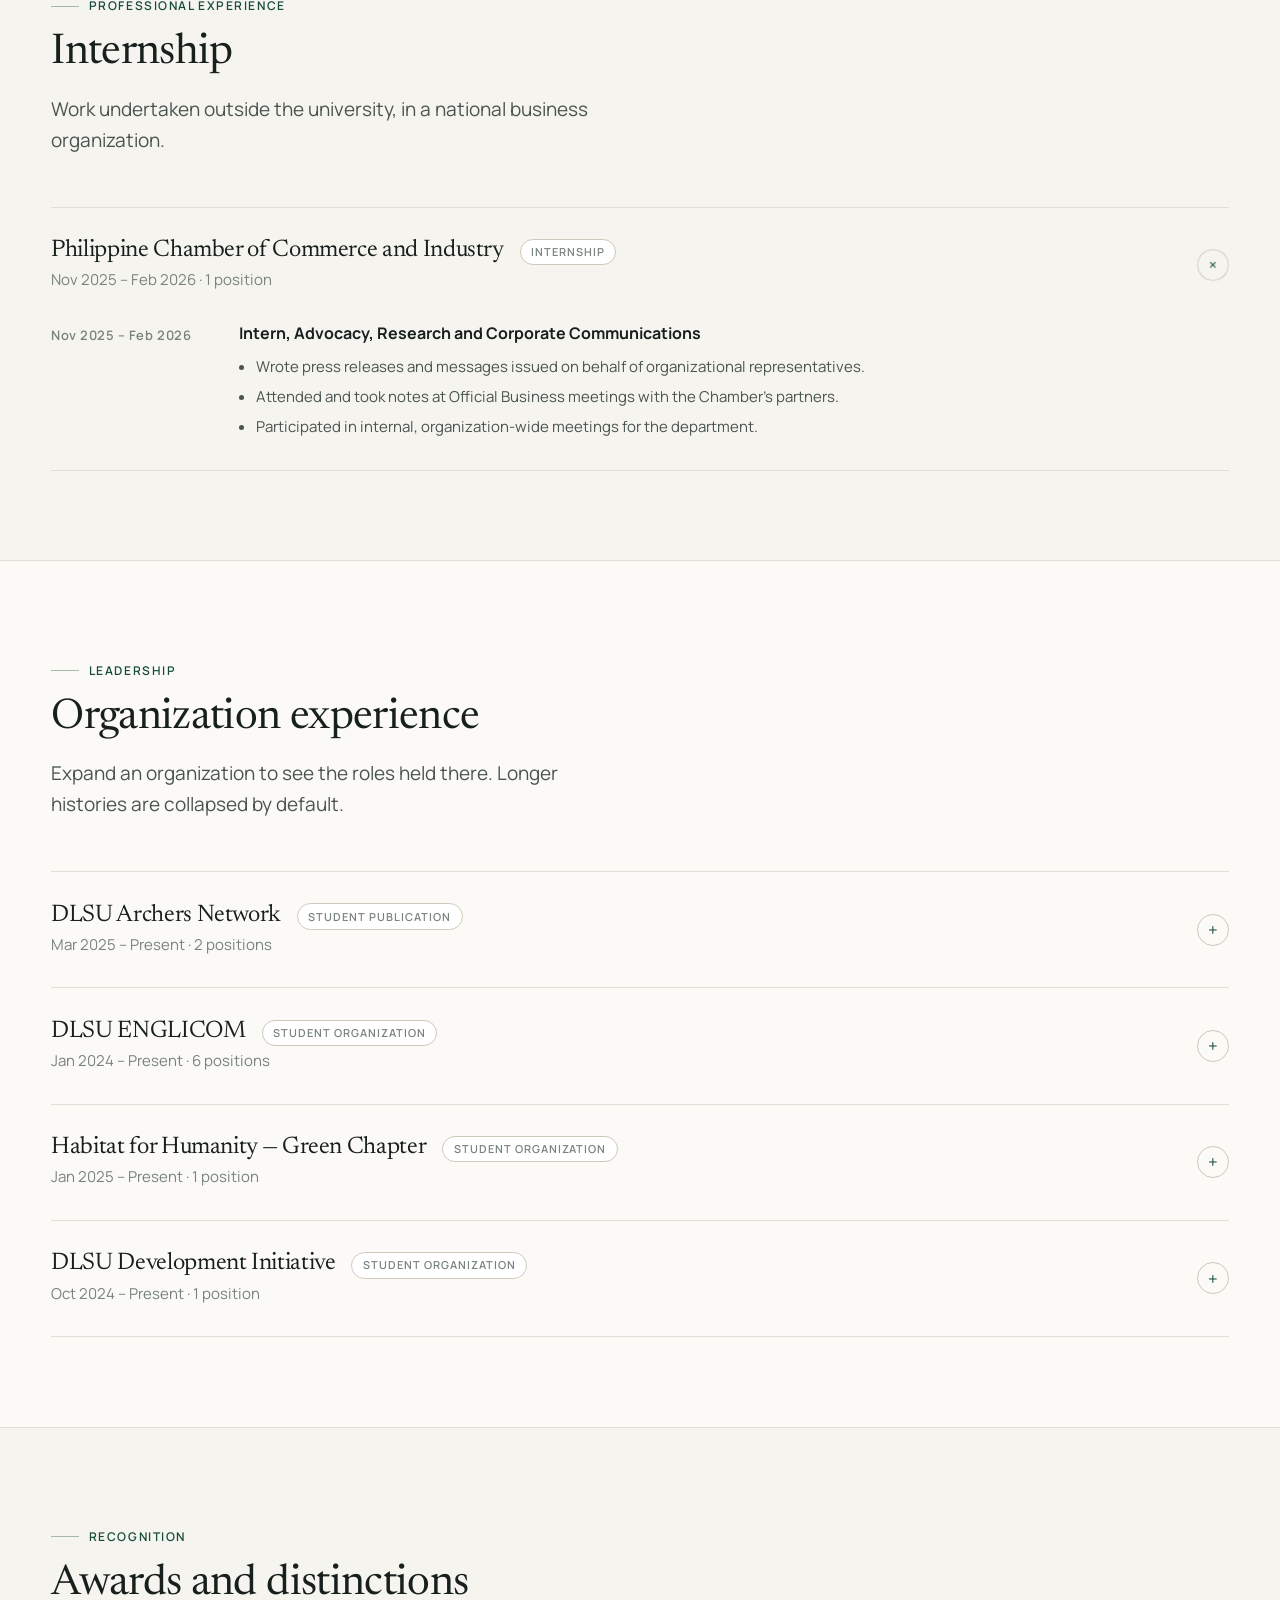
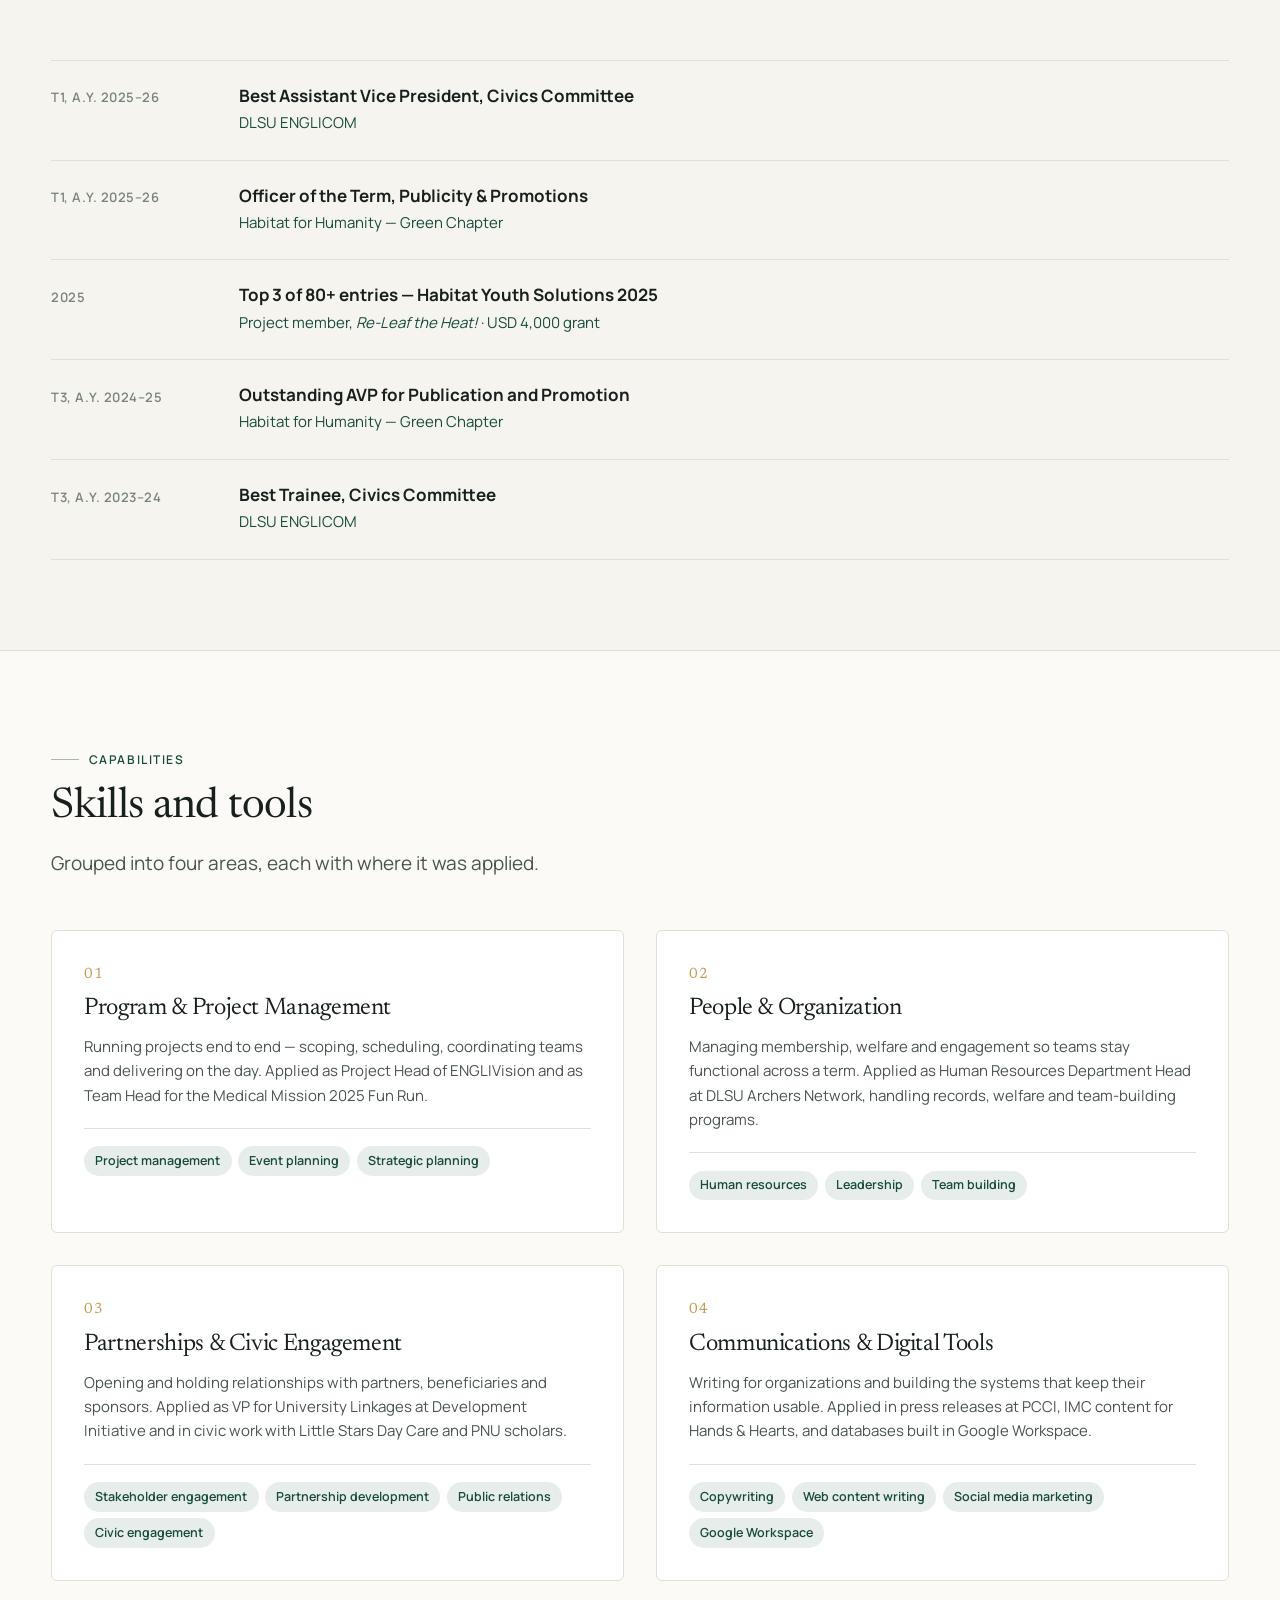
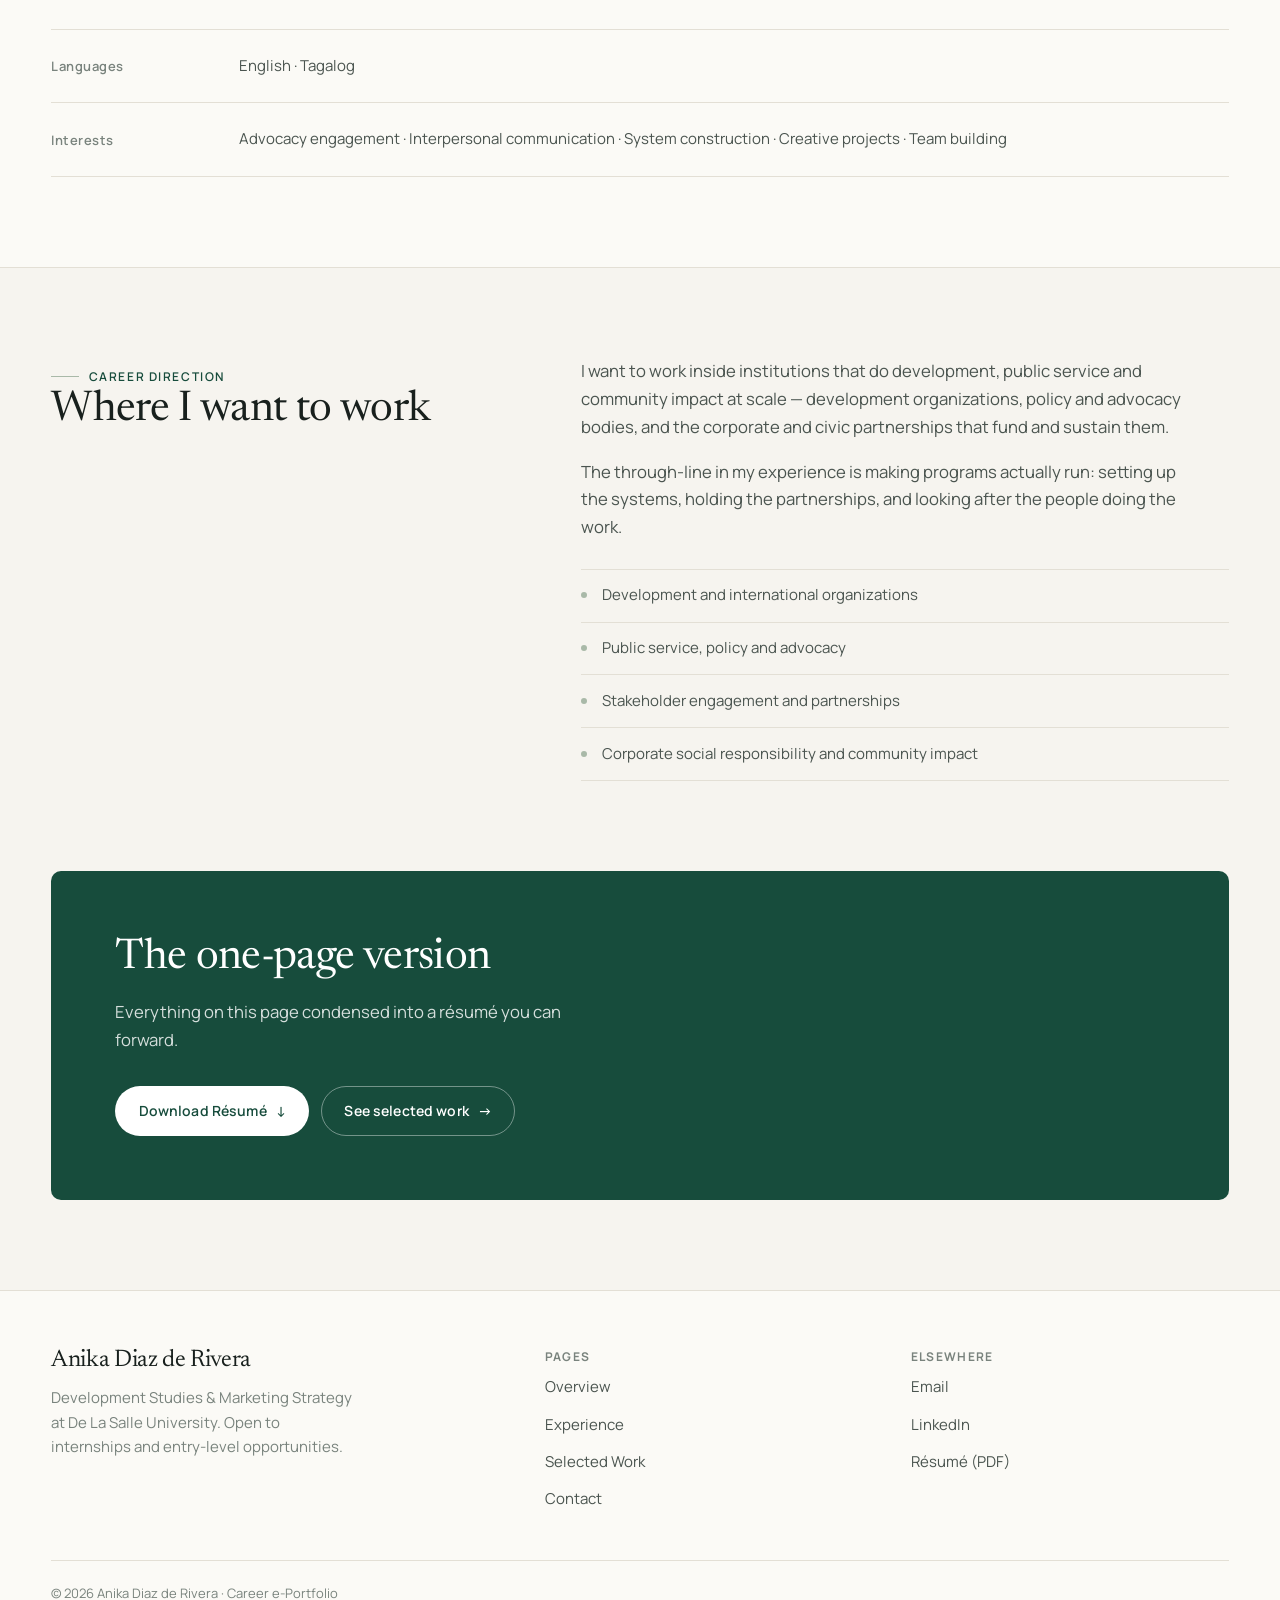
<file: about.html>
<!DOCTYPE html>
<html lang="en" class="no-js">
<head>
  <meta charset="utf-8">
  <meta name="viewport" content="width=device-width, initial-scale=1">
  <title>Experience — Anika Diaz de Rivera</title>
  <meta name="description" content="Professional profile of Anika Diaz de Rivera — education, internship and organization experience, awards, and capabilities across project management, human resources, partnerships and communications.">
  <meta property="og:type" content="profile">
  <meta property="og:title" content="Experience — Anika Diaz de Rivera">
  <meta property="og:description" content="Five organizations, twelve positions, five distinctions — the full professional profile.">
  <meta property="og:url" content="https://vmgax.github.io/career-portfolio/about.html">
  <meta property="og:image" content="https://vmgax.github.io/career-portfolio/assets/img/anika-portrait.jpg">
  <link rel="icon" href="assets/img/favicon.svg" type="image/svg+xml">
  <link rel="preconnect" href="https://fonts.googleapis.com">
  <link rel="preconnect" href="https://fonts.gstatic.com" crossorigin>
  <link href="https://fonts.googleapis.com/css2?family=Manrope:wght@400;500;600;700&family=Newsreader:ital,opsz,wght@0,6..72,300..600;1,6..72,300..500&display=swap" rel="stylesheet">
  <link rel="stylesheet" href="styles.css">
  <script>document.documentElement.classList.remove('no-js');</script>
</head>
<body>
  <a class="skip-link" href="#main">Skip to content</a>

  <header class="site-header">
    <div class="shell site-header__inner">
      <a class="brand" href="index.html">
        <span class="brand__mark" aria-hidden="true">AD</span>
        <span class="brand__full">Anika Diaz de Rivera</span>
        <span class="brand__short">Anika D.</span>
      </a>

      <button class="nav-toggle" type="button" aria-expanded="false" aria-controls="primary-nav">
        <span class="nav-toggle__bars" aria-hidden="true"></span>Menu
      </button>

      <nav class="primary-nav" id="primary-nav" aria-label="Primary">
        <ul class="nav-list">
          <li><a href="index.html">Overview</a></li>
          <li><a href="about.html" aria-current="page">Experience</a></li>
          <li><a href="portfolio.html">Selected Work</a></li>
          <li><a href="about.html#capabilities">Skills</a></li>
          <li><a href="contact.html">Contact</a></li>
        </ul>
        <a class="btn btn--primary btn--sm" href="assets/docs/resume.pdf" download>
          Résumé <span class="btn__arrow" aria-hidden="true">↓</span>
        </a>
      </nav>
    </div>
  </header>

  <main id="main">

    <section class="page-head">
      <div class="shell">
        <nav aria-label="Breadcrumb">
          <ol class="breadcrumb">
            <li><a href="index.html">Overview</a></li>
            <li><span aria-current="page">Experience</span></li>
          </ol>
        </nav>
        <p class="eyebrow enter">Professional profile</p>
        <h1 class="enter" style="--d:80ms; max-width:18ch; margin-top:1.25rem">
          Experience, capabilities and recognition
        </h1>
        <p class="lede enter" style="--d:160ms; margin-top:1.25rem">
          Five organizations and twelve positions across advocacy, human resources,
          communications and partnerships — plus the internship that took the work outside
          the university.
        </p>
      </div>
    </section>

    <!-- ── 1 · INTRODUCTION ──────────────────────────────────────────────── -->
    <section class="section">
      <div class="shell direction">
        <div class="reveal">
          <p class="eyebrow">Introduction</p>
          <h2>About me</h2>
        </div>
        <div class="prose reveal" style="--d:80ms">
          <p>
            Hello! I am Anika Diaz de Rivera. Currently, I am an undergraduate student
            taking a Bachelor of Arts in Development Studies and a minor in Marketing
            Strategy at De La Salle University in Manila, Philippines.
          </p>
          <p>
            My work sits at the meeting point of project management, event planning,
            advocacy and human resources — built across a student publication, three student
            organizations, a volunteer chapter, and an internship with the Philippine
            Chamber of Commerce and Industry. I am experienced in managing and creating
            efficiency tools and systems using Google Workspace, with an adaptable skill set
            across corporate, advocacy and institutional settings and a specialty in event
            planning.
          </p>
        </div>
      </div>
    </section>

    <!-- ── 2 · EDUCATION ─────────────────────────────────────────────────── -->
    <section class="section section--tint" id="education">
      <div class="shell">
        <div class="section-head reveal">
          <p class="eyebrow">Education</p>
          <h2>Academic background</h2>
        </div>

        <div class="record-list reveal">
          <article class="record">
            <p class="tl-dates">Class of 2026</p>
            <div>
              <h3>Bachelor of Arts in Development Studies</h3>
              <p class="record__org">De La Salle University · Manila, Philippines</p>
              <p class="record__note">
                CGPA 3.4 · Minor in Marketing Strategy
              </p>
              <p class="record__note">
                Thesis — <em>Unstructured Hiring: Informal Recruitment Practices in the
                Filipino AI Data Labor Market</em>, a qualitative case study.
                <a class="text-link" href="portfolio.html#thesis">Read the summary <span aria-hidden="true">→</span></a>
              </p>
            </div>
          </article>
        </div>
      </div>
    </section>

    <!-- ── 3 · PROFESSIONAL EXPERIENCE ───────────────────────────────────── -->
    <section class="section" id="professional">
      <div class="shell">
        <div class="section-head reveal">
          <p class="eyebrow">Professional experience</p>
          <h2>Internship</h2>
          <p class="lede">Work undertaken outside the university, in a national business
            organization.</p>
        </div>

        <div class="timeline reveal" data-accordion>
          <article class="tl-item is-open">
            <h3 class="tl-heading">
              <button class="tl-head" type="button" aria-expanded="true" aria-controls="ab-pcci">
                <span>
                  <span class="tl-org">
                    <span class="tl-name">Philippine Chamber of Commerce and Industry</span>
                    <span class="tl-kind">Internship</span>
                  </span>
                  <span class="tl-summary">Nov 2025 – Feb 2026 · 1 position</span>
                </span>
                <span class="tl-toggle" aria-hidden="true">+</span>
              </button>
            </h3>
            <div class="tl-panel" id="ab-pcci">
              <div>
                <div class="tl-roles">
                  <div class="tl-role">
                    <p class="tl-dates">Nov 2025 – Feb 2026</p>
                    <div>
                      <h4>Intern, Advocacy, Research and Corporate Communications</h4>
                      <ul class="tl-points">
                        <li>Wrote press releases and messages issued on behalf of organizational representatives.</li>
                        <li>Attended and took notes at Official Business meetings with the Chamber&rsquo;s partners.</li>
                        <li>Participated in internal, organization-wide meetings for the department.</li>
                      </ul>
                    </div>
                  </div>
                </div>
              </div>
            </div>
          </article>
        </div>
      </div>
    </section>

    <!-- ── 4 · LEADERSHIP & ORGANIZATION EXPERIENCE ──────────────────────── -->
    <section class="section section--tint" id="leadership">
      <div class="shell">
        <div class="section-head reveal">
          <p class="eyebrow">Leadership</p>
          <h2>Organization experience</h2>
          <p class="lede">Expand an organization to see the roles held there. Longer
            histories are collapsed by default.</p>
        </div>

        <div class="timeline reveal" data-accordion>

          <article class="tl-item">
            <h3 class="tl-heading">
              <button class="tl-head" type="button" aria-expanded="false" aria-controls="ab-archers">
                <span>
                  <span class="tl-org">
                    <span class="tl-name">DLSU Archers Network</span>
                    <span class="tl-kind">Student publication</span>
                  </span>
                  <span class="tl-summary">Mar 2025 – Present · 2 positions</span>
                </span>
                <span class="tl-toggle" aria-hidden="true">+</span>
              </button>
            </h3>
            <div class="tl-panel" id="ab-archers">
              <div>
                <div class="tl-roles">
                  <div class="tl-role">
                    <p class="tl-dates">Sep 2025 – Present</p>
                    <div>
                      <h4>Human Resources Department Head</h4>
                      <ul class="tl-points">
                        <li>Plans and executes events that build staffers&rsquo; work ethic, welfare, engagement and involvement in the organization.</li>
                        <li>Manages staffer membership end to end — status and related records.</li>
                      </ul>
                    </div>
                  </div>
                  <div class="tl-role">
                    <p class="tl-dates">Mar 2025 – Aug 2025</p>
                    <div>
                      <h4>Human Resources Associate</h4>
                    </div>
                  </div>
                </div>
              </div>
            </div>
          </article>

          <article class="tl-item">
            <h3 class="tl-heading">
              <button class="tl-head" type="button" aria-expanded="false" aria-controls="ab-englicom">
                <span>
                  <span class="tl-org">
                    <span class="tl-name">DLSU ENGLICOM</span>
                    <span class="tl-kind">Student organization</span>
                  </span>
                  <span class="tl-summary">Jan 2024 – Present · 6 positions</span>
                </span>
                <span class="tl-toggle" aria-hidden="true">+</span>
              </button>
            </h3>
            <div class="tl-panel" id="ab-englicom">
              <div>
                <div class="tl-roles">
                  <div class="tl-role">
                    <p class="tl-dates">May 2025 – Present</p>
                    <div>
                      <h4>Assistant Vice President for Civics</h4>
                      <ul class="tl-points">
                        <li>Plans and executes civic events for partner beneficiaries — Little Stars Day Care in Plaridel, Bulacan, and the organization&rsquo;s sponsored scholars at Philippine Normal University.</li>
                        <li>Served as Project Head for <em>ENGLIVision: Business Beyond Profit</em>, leading the flagship conference from planning through execution.</li>
                        <li>Collected and signed student ambassadors for the public promotion of each event.</li>
                      </ul>
                    </div>
                  </div>
                  <div class="tl-role">
                    <p class="tl-dates">Jan 2025 – Jul 2025</p>
                    <div>
                      <h4>Team Head, Fundraising Activity: Fun Run</h4>
                      <p class="tl-context">Medical Mission 2025</p>
                    </div>
                  </div>
                  <div class="tl-role">
                    <p class="tl-dates">Sep 2024 – Apr 2025</p>
                    <div>
                      <h4>Committee Coordinator for Civics</h4>
                    </div>
                  </div>
                  <div class="tl-role">
                    <p class="tl-dates">Nov 2024</p>
                    <div>
                      <h4>Assistant Team Head for Events</h4>
                      <p class="tl-context">NEXUS 2024</p>
                    </div>
                  </div>
                  <div class="tl-role">
                    <p class="tl-dates">Apr 2024 – Jul 2024</p>
                    <div>
                      <h4>Assistant Team Head, Fundraising Activity: Movie</h4>
                      <p class="tl-context">Medical Mission 2024</p>
                    </div>
                  </div>
                  <div class="tl-role">
                    <p class="tl-dates">Jan 2024 – Feb 2024</p>
                    <div>
                      <h4>Assistant Team Head for Public Relations</h4>
                      <p class="tl-context">Chinese New Year 2024</p>
                    </div>
                  </div>
                </div>
              </div>
            </div>
          </article>

          <article class="tl-item">
            <h3 class="tl-heading">
              <button class="tl-head" type="button" aria-expanded="false" aria-controls="ab-habitat">
                <span>
                  <span class="tl-org">
                    <span class="tl-name">Habitat for Humanity — Green Chapter</span>
                    <span class="tl-kind">Student organization</span>
                  </span>
                  <span class="tl-summary">Jan 2025 – Present · 1 position</span>
                </span>
                <span class="tl-toggle" aria-hidden="true">+</span>
              </button>
            </h3>
            <div class="tl-panel" id="ab-habitat">
              <div>
                <div class="tl-roles">
                  <div class="tl-role">
                    <p class="tl-dates">Jan 2025 – Present</p>
                    <div>
                      <h4>Assistant Vice President for Publications and Promotions</h4>
                      <ul class="tl-points">
                        <li>Led and produced the content under the IMC wing of <em>Hands &amp; Hearts</em>, the HFH UPD × Ateneo × DLSU networking initiative, and helped execute the event proper.</li>
                        <li>Writes and produces publication captions for term-long posting initiatives.</li>
                        <li>Placed in the Top 3 of 80+ entries at Habitat Youth Solutions 2025 as a project member of <em>Re-Leaf the Heat!</em></li>
                      </ul>
                    </div>
                  </div>
                </div>
              </div>
            </div>
          </article>

          <article class="tl-item">
            <h3 class="tl-heading">
              <button class="tl-head" type="button" aria-expanded="false" aria-controls="ab-devint">
                <span>
                  <span class="tl-org">
                    <span class="tl-name">DLSU Development Initiative</span>
                    <span class="tl-kind">Student organization</span>
                  </span>
                  <span class="tl-summary">Oct 2024 – Present · 1 position</span>
                </span>
                <span class="tl-toggle" aria-hidden="true">+</span>
              </button>
            </h3>
            <div class="tl-panel" id="ab-devint">
              <div>
                <div class="tl-roles">
                  <div class="tl-role">
                    <p class="tl-dates">Oct 2024 – Present</p>
                    <div>
                      <h4>Vice President for University Linkages</h4>
                      <ul class="tl-points">
                        <li>Built the organization&rsquo;s external databases for easier communication, linking and collaboration with organizations inside DLSU.</li>
                        <li>Manages online campaigns on careers in Development Studies and the Philippines&rsquo; progress toward the UN Sustainable Development Goals.</li>
                        <li>Facilitates public engagement and promotion in the organization&rsquo;s recruitment among students, members and ambassadors.</li>
                      </ul>
                    </div>
                  </div>
                </div>
              </div>
            </div>
          </article>

        </div>
      </div>
    </section>

    <!-- ── 5 · AWARDS ────────────────────────────────────────────────────── -->
    <section class="section" id="awards">
      <div class="shell">
        <div class="section-head reveal">
          <p class="eyebrow">Recognition</p>
          <h2>Awards and distinctions</h2>
        </div>

        <div class="record-list reveal">
          <article class="record">
            <p class="tl-dates">T1, A.Y. 2025–26</p>
            <div>
              <h3>Best Assistant Vice President, Civics Committee</h3>
              <p class="record__org">DLSU ENGLICOM</p>
            </div>
          </article>
          <article class="record">
            <p class="tl-dates">T1, A.Y. 2025–26</p>
            <div>
              <h3>Officer of the Term, Publicity &amp; Promotions</h3>
              <p class="record__org">Habitat for Humanity — Green Chapter</p>
            </div>
          </article>
          <article class="record">
            <p class="tl-dates">2025</p>
            <div>
              <h3>Top 3 of 80+ entries — Habitat Youth Solutions 2025</h3>
              <p class="record__org">Project member, <em>Re-Leaf the Heat!</em> · USD 4,000 grant</p>
            </div>
          </article>
          <article class="record">
            <p class="tl-dates">T3, A.Y. 2024–25</p>
            <div>
              <h3>Outstanding AVP for Publication and Promotion</h3>
              <p class="record__org">Habitat for Humanity — Green Chapter</p>
            </div>
          </article>
          <article class="record">
            <p class="tl-dates">T3, A.Y. 2023–24</p>
            <div>
              <h3>Best Trainee, Civics Committee</h3>
              <p class="record__org">DLSU ENGLICOM</p>
            </div>
          </article>
        </div>
      </div>
    </section>

    <!-- ── 6 · SKILLS & TOOLS ────────────────────────────────────────────── -->
    <section class="section section--tint" id="capabilities">
      <div class="shell">
        <div class="section-head reveal">
          <p class="eyebrow">Capabilities</p>
          <h2>Skills and tools</h2>
          <p class="lede">Grouped into four areas, each with where it was applied.</p>
        </div>

        <div class="cap-grid">
          <article class="cap reveal">
            <p class="cap__num">01</p>
            <h3>Program &amp; Project Management</h3>
            <p class="cap__body">
              Running projects end to end — scoping, scheduling, coordinating teams and
              delivering on the day. Applied as Project Head of ENGLIVision and as Team Head
              for the Medical Mission 2025 Fun Run.
            </p>
            <ul class="cap__skills">
              <li>Project management</li>
              <li>Event planning</li>
              <li>Strategic planning</li>
            </ul>
          </article>

          <article class="cap reveal" style="--d:80ms">
            <p class="cap__num">02</p>
            <h3>People &amp; Organization</h3>
            <p class="cap__body">
              Managing membership, welfare and engagement so teams stay functional across a
              term. Applied as Human Resources Department Head at DLSU Archers Network,
              handling records, welfare and team-building programs.
            </p>
            <ul class="cap__skills">
              <li>Human resources</li>
              <li>Leadership</li>
              <li>Team building</li>
            </ul>
          </article>

          <article class="cap reveal" style="--d:160ms">
            <p class="cap__num">03</p>
            <h3>Partnerships &amp; Civic Engagement</h3>
            <p class="cap__body">
              Opening and holding relationships with partners, beneficiaries and sponsors.
              Applied as VP for University Linkages at Development Initiative and in civic
              work with Little Stars Day Care and PNU scholars.
            </p>
            <ul class="cap__skills">
              <li>Stakeholder engagement</li>
              <li>Partnership development</li>
              <li>Public relations</li>
              <li>Civic engagement</li>
            </ul>
          </article>

          <article class="cap reveal" style="--d:240ms">
            <p class="cap__num">04</p>
            <h3>Communications &amp; Digital Tools</h3>
            <p class="cap__body">
              Writing for organizations and building the systems that keep their information
              usable. Applied in press releases at PCCI, IMC content for Hands &amp; Hearts,
              and databases built in Google Workspace.
            </p>
            <ul class="cap__skills">
              <li>Copywriting</li>
              <li>Web content writing</li>
              <li>Social media marketing</li>
              <li>Google Workspace</li>
            </ul>
          </article>
        </div>

        <div class="record-list reveal" style="margin-top:clamp(2rem,4vw,3rem)">
          <article class="record">
            <p class="tl-dates">Languages</p>
            <div><p class="record__note" style="margin-top:0">English · Tagalog</p></div>
          </article>
          <article class="record">
            <p class="tl-dates">Interests</p>
            <div>
              <p class="record__note" style="margin-top:0">
                Advocacy engagement · Interpersonal communication · System construction ·
                Creative projects · Team building
              </p>
            </div>
          </article>
        </div>
      </div>
    </section>

    <!-- ── 7 · CAREER INTERESTS ──────────────────────────────────────────── -->
    <section class="section" id="interests">
      <div class="shell direction">
        <div class="reveal">
          <p class="eyebrow">Career direction</p>
          <h2>Where I want to work</h2>
        </div>
        <div class="reveal" style="--d:80ms">
          <div class="prose">
            <p>
              I want to work inside institutions that do development, public service and
              community impact at scale — development organizations, policy and advocacy
              bodies, and the corporate and civic partnerships that fund and sustain them.
            </p>
            <p>
              The through-line in my experience is making programs actually run: setting up
              the systems, holding the partnerships, and looking after the people doing the
              work.
            </p>
          </div>
          <ul class="direction__list">
            <li>Development and international organizations</li>
            <li>Public service, policy and advocacy</li>
            <li>Stakeholder engagement and partnerships</li>
            <li>Corporate social responsibility and community impact</li>
          </ul>
        </div>
      </div>
    </section>

    <!-- ── 8 · RÉSUMÉ CTA ────────────────────────────────────────────────── -->
    <section class="section" style="padding-top:0">
      <div class="shell">
        <div class="cta reveal">
          <h2>The one-page version</h2>
          <p class="cta__lede">
            Everything on this page condensed into a résumé you can forward.
          </p>
          <div class="cta__row">
            <a class="btn btn--primary" href="assets/docs/resume.pdf" download>
              Download Résumé <span class="btn__arrow" aria-hidden="true">↓</span>
            </a>
            <a class="btn btn--outline" href="portfolio.html">
              See selected work <span class="btn__arrow" aria-hidden="true">→</span>
            </a>
          </div>
        </div>
      </div>
    </section>

  </main>

  <footer class="site-footer">
    <div class="shell">
      <div class="site-footer__grid">
        <div class="site-footer__brand">
          <h2>Anika Diaz de Rivera</h2>
          <p class="site-footer__note">
            Development Studies &amp; Marketing Strategy at De La Salle University.
            Open to internships and entry-level opportunities.
          </p>
        </div>
        <div>
          <p class="footer-nav__title">Pages</p>
          <ul class="footer-nav">
            <li><a href="index.html">Overview</a></li>
            <li><a href="about.html">Experience</a></li>
            <li><a href="portfolio.html">Selected Work</a></li>
            <li><a href="contact.html">Contact</a></li>
          </ul>
        </div>
        <div>
          <p class="footer-nav__title">Elsewhere</p>
          <ul class="footer-nav">
            <li><a href="mailto:anika_diazderivera@dlsu.edu.ph">Email</a></li>
            <li><a href="https://www.linkedin.com/in/anika-diaz-de-rivera-22b3412a9/" target="_blank" rel="noopener">LinkedIn</a></li>
            <li><a href="assets/docs/resume.pdf" download>Résumé (PDF)</a></li>
          </ul>
        </div>
      </div>
      <div class="colophon">
        <span>© <span data-year>2026</span> Anika Diaz de Rivera · Career e-Portfolio</span>
      </div>
    </div>
  </footer>

  <script src="main.js"></script>
</body>
</html>
</file>
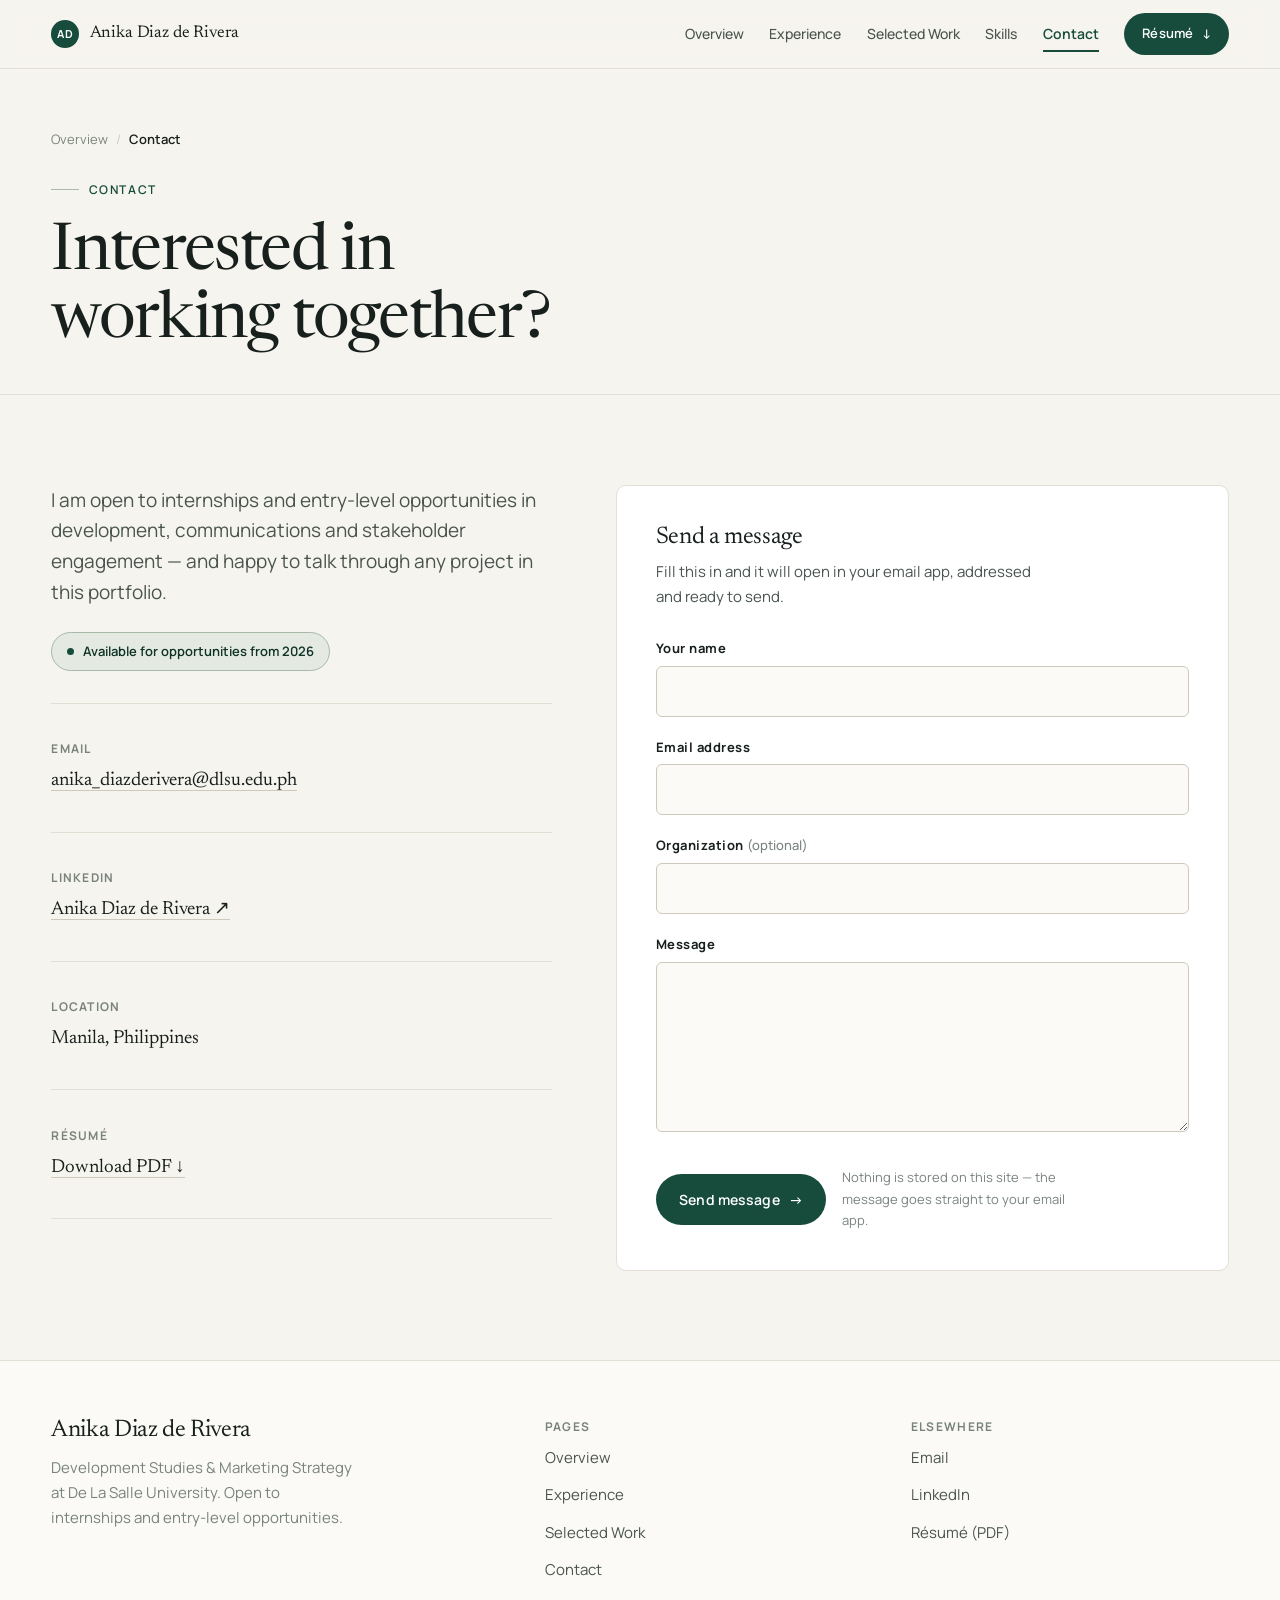
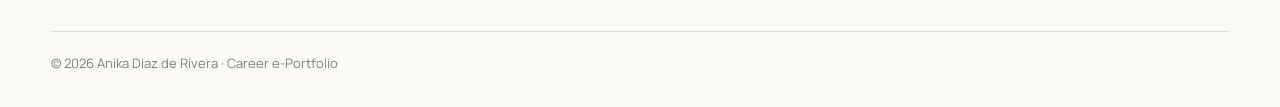
<file: contact.html>
<!DOCTYPE html>
<html lang="en" class="no-js">
<head>
  <meta charset="utf-8">
  <meta name="viewport" content="width=device-width, initial-scale=1">
  <title>Contact — Anika Diaz de Rivera</title>
  <meta name="description" content="Get in touch with Anika Diaz de Rivera — open to internships and entry-level opportunities in development, communications and stakeholder engagement.">
  <meta property="og:type" content="website">
  <meta property="og:title" content="Contact — Anika Diaz de Rivera">
  <meta property="og:description" content="Open to internships and entry-level opportunities in development, communications and stakeholder engagement.">
  <meta property="og:url" content="https://vmgax.github.io/career-portfolio/contact.html">
  <meta property="og:image" content="https://vmgax.github.io/career-portfolio/assets/img/anika-portrait.jpg">
  <link rel="icon" href="assets/img/favicon.svg" type="image/svg+xml">
  <link rel="preconnect" href="https://fonts.googleapis.com">
  <link rel="preconnect" href="https://fonts.gstatic.com" crossorigin>
  <link href="https://fonts.googleapis.com/css2?family=Manrope:wght@400;500;600;700&family=Newsreader:ital,opsz,wght@0,6..72,300..600;1,6..72,300..500&display=swap" rel="stylesheet">
  <link rel="stylesheet" href="styles.css">
  <script>document.documentElement.classList.remove('no-js');</script>
</head>
<body>
  <a class="skip-link" href="#main">Skip to content</a>

  <header class="site-header">
    <div class="shell site-header__inner">
      <a class="brand" href="index.html">
        <span class="brand__mark" aria-hidden="true">AD</span>
        <span class="brand__full">Anika Diaz de Rivera</span>
        <span class="brand__short">Anika D.</span>
      </a>

      <button class="nav-toggle" type="button" aria-expanded="false" aria-controls="primary-nav">
        <span class="nav-toggle__bars" aria-hidden="true"></span>Menu
      </button>

      <nav class="primary-nav" id="primary-nav" aria-label="Primary">
        <ul class="nav-list">
          <li><a href="index.html">Overview</a></li>
          <li><a href="about.html">Experience</a></li>
          <li><a href="portfolio.html">Selected Work</a></li>
          <li><a href="about.html#capabilities">Skills</a></li>
          <li><a href="contact.html" aria-current="page">Contact</a></li>
        </ul>
        <a class="btn btn--primary btn--sm" href="assets/docs/resume.pdf" download>
          Résumé <span class="btn__arrow" aria-hidden="true">↓</span>
        </a>
      </nav>
    </div>
  </header>

  <main id="main">

    <section class="page-head">
      <div class="shell">
        <nav aria-label="Breadcrumb">
          <ol class="breadcrumb">
            <li><a href="index.html">Overview</a></li>
            <li><span aria-current="page">Contact</span></li>
          </ol>
        </nav>
        <p class="eyebrow enter">Contact</p>
        <h1 class="enter" style="--d:80ms; max-width:14ch; margin-top:1.25rem">
          Interested in working together?
        </h1>
      </div>
    </section>

    <section class="section">
      <div class="shell contact-split">

        <!-- LEFT — details ------------------------------------------------- -->
        <div class="reveal">
          <p class="lede">
            I am open to internships and entry-level opportunities in development,
            communications and stakeholder engagement — and happy to talk through any
            project in this portfolio.
          </p>

          <p class="availability">Available for opportunities from 2026</p>

          <ul class="contact-list">
            <li>
              <dl>
                <dt>Email</dt>
                <dd><a href="mailto:anika_diazderivera@dlsu.edu.ph">anika_diazderivera@dlsu.edu.ph</a></dd>
              </dl>
            </li>
            <li>
              <dl>
                <dt>LinkedIn</dt>
                <dd>
                  <a href="https://www.linkedin.com/in/anika-diaz-de-rivera-22b3412a9/" target="_blank" rel="noopener">
                    Anika Diaz de Rivera <span aria-hidden="true">↗</span>
                  </a>
                </dd>
              </dl>
            </li>
            <li>
              <dl>
                <dt>Location</dt>
                <dd>Manila, Philippines</dd>
              </dl>
            </li>
            <li>
              <dl>
                <dt>Résumé</dt>
                <dd><a href="assets/docs/resume.pdf" download>Download PDF <span aria-hidden="true">↓</span></a></dd>
              </dl>
            </li>
          </ul>
        </div>

        <!-- RIGHT — form --------------------------------------------------- -->
        <div class="form-card reveal" style="--d:80ms">
          <h2 style="font-size:var(--t-xl)">Send a message</h2>
          <p style="margin-top:.6rem; font-size:.9375rem; color:var(--ink-2); max-width:44ch">
            Fill this in and it will open in your email app, addressed and ready to send.
          </p>

          <form novalidate data-contact-form style="margin-top:1.75rem">
            <div class="field">
              <label for="cf-name">Your name</label>
              <input type="text" id="cf-name" name="name" autocomplete="name" required
                     aria-describedby="cf-name-error">
              <p class="error" id="cf-name-error">Please enter your name.</p>
            </div>

            <div class="field">
              <label for="cf-email">Email address</label>
              <input type="email" id="cf-email" name="email" autocomplete="email" required
                     aria-describedby="cf-email-error">
              <p class="error" id="cf-email-error">Please enter a valid email address.</p>
            </div>

            <div class="field">
              <label for="cf-org">Organization <span class="optional">(optional)</span></label>
              <input type="text" id="cf-org" name="organization" autocomplete="organization">
            </div>

            <div class="field">
              <label for="cf-message">Message</label>
              <textarea id="cf-message" name="message" rows="6" required
                        aria-describedby="cf-message-error"></textarea>
              <p class="error" id="cf-message-error">Please write a short message.</p>
            </div>

            <div class="form-actions">
              <button class="btn btn--primary" type="submit">
                <span class="btn__label">Send message</span>
                <span class="btn__arrow" aria-hidden="true">→</span>
              </button>
              <p class="form-note">Nothing is stored on this site — the message goes straight to your email app.</p>
            </div>

            <p class="form-status" data-form-status role="status" aria-live="polite"></p>
          </form>
        </div>

      </div>
    </section>

  </main>

  <footer class="site-footer">
    <div class="shell">
      <div class="site-footer__grid">
        <div class="site-footer__brand">
          <h2>Anika Diaz de Rivera</h2>
          <p class="site-footer__note">
            Development Studies &amp; Marketing Strategy at De La Salle University.
            Open to internships and entry-level opportunities.
          </p>
        </div>
        <div>
          <p class="footer-nav__title">Pages</p>
          <ul class="footer-nav">
            <li><a href="index.html">Overview</a></li>
            <li><a href="about.html">Experience</a></li>
            <li><a href="portfolio.html">Selected Work</a></li>
            <li><a href="contact.html">Contact</a></li>
          </ul>
        </div>
        <div>
          <p class="footer-nav__title">Elsewhere</p>
          <ul class="footer-nav">
            <li><a href="mailto:anika_diazderivera@dlsu.edu.ph">Email</a></li>
            <li><a href="https://www.linkedin.com/in/anika-diaz-de-rivera-22b3412a9/" target="_blank" rel="noopener">LinkedIn</a></li>
            <li><a href="assets/docs/resume.pdf" download>Résumé (PDF)</a></li>
          </ul>
        </div>
      </div>
      <div class="colophon">
        <span>© <span data-year>2026</span> Anika Diaz de Rivera · Career e-Portfolio</span>
      </div>
    </div>
  </footer>

  <script src="main.js"></script>
</body>
</html>
</file>
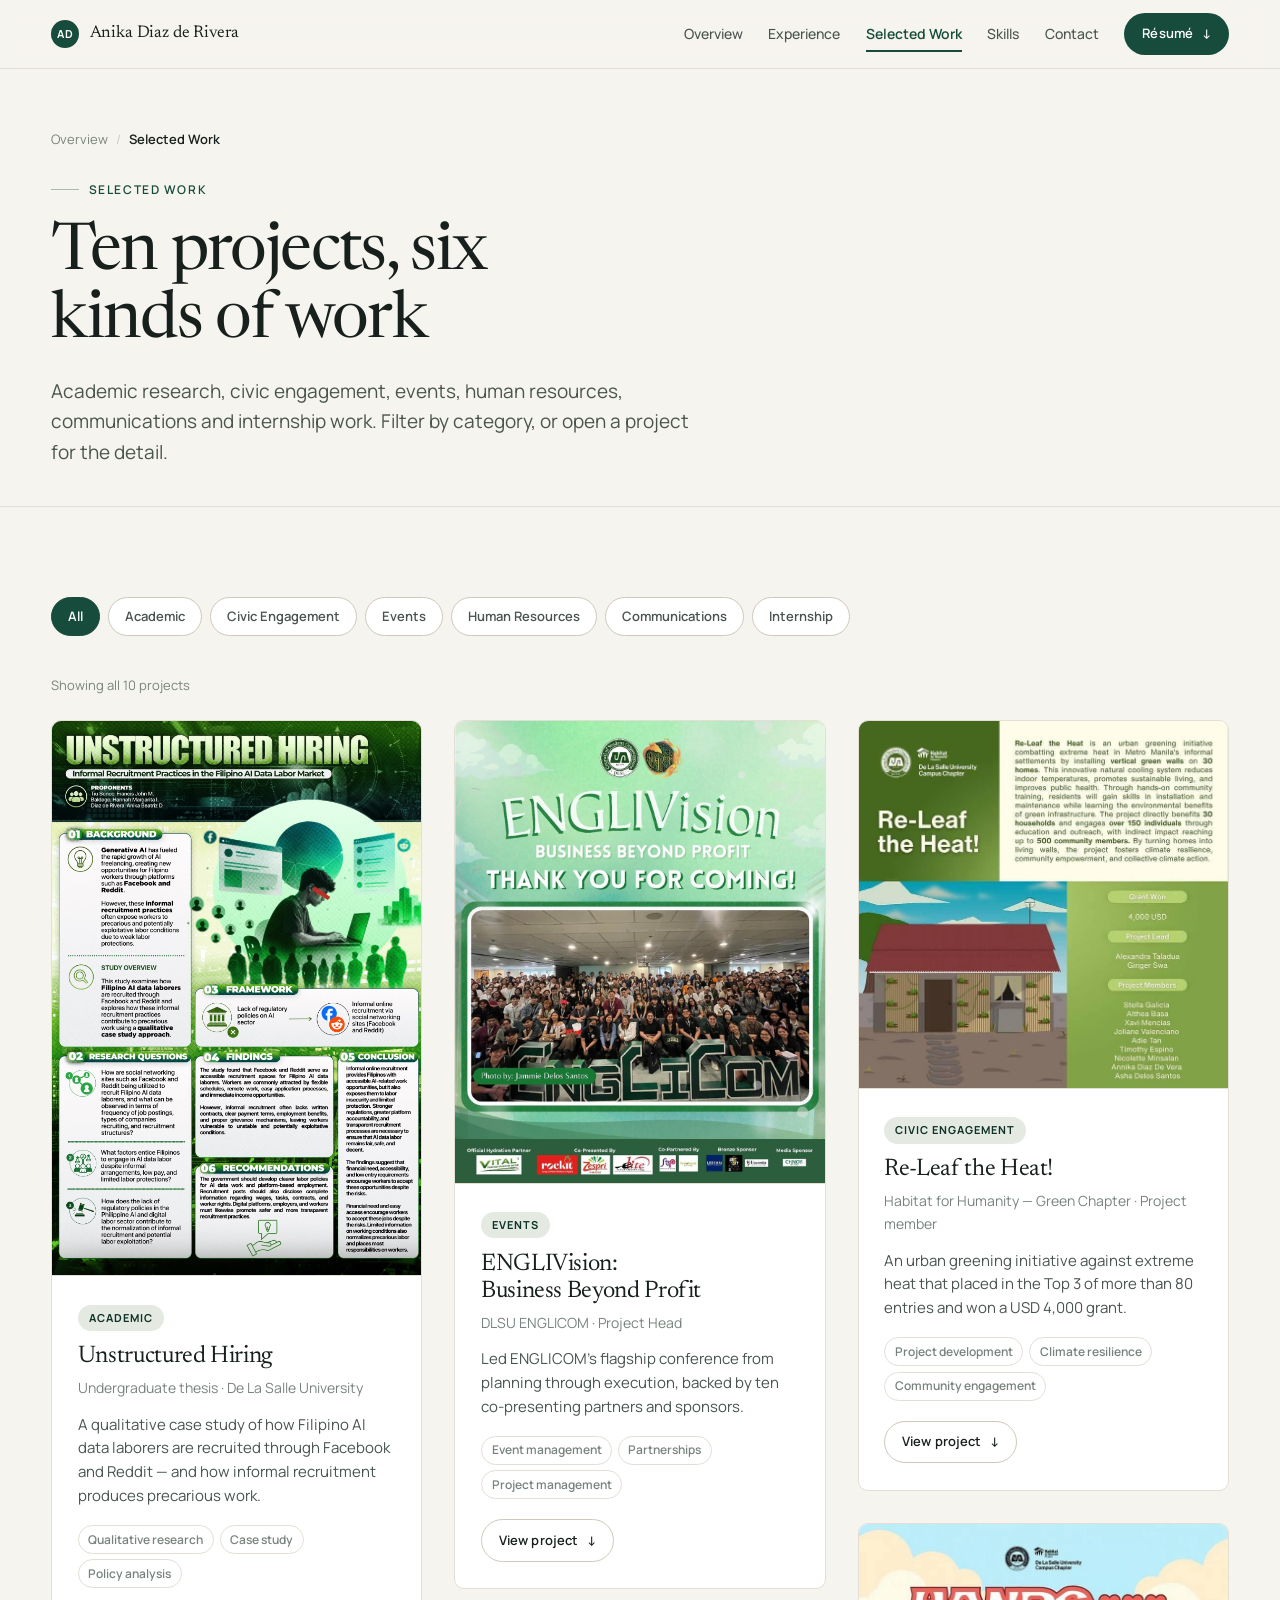
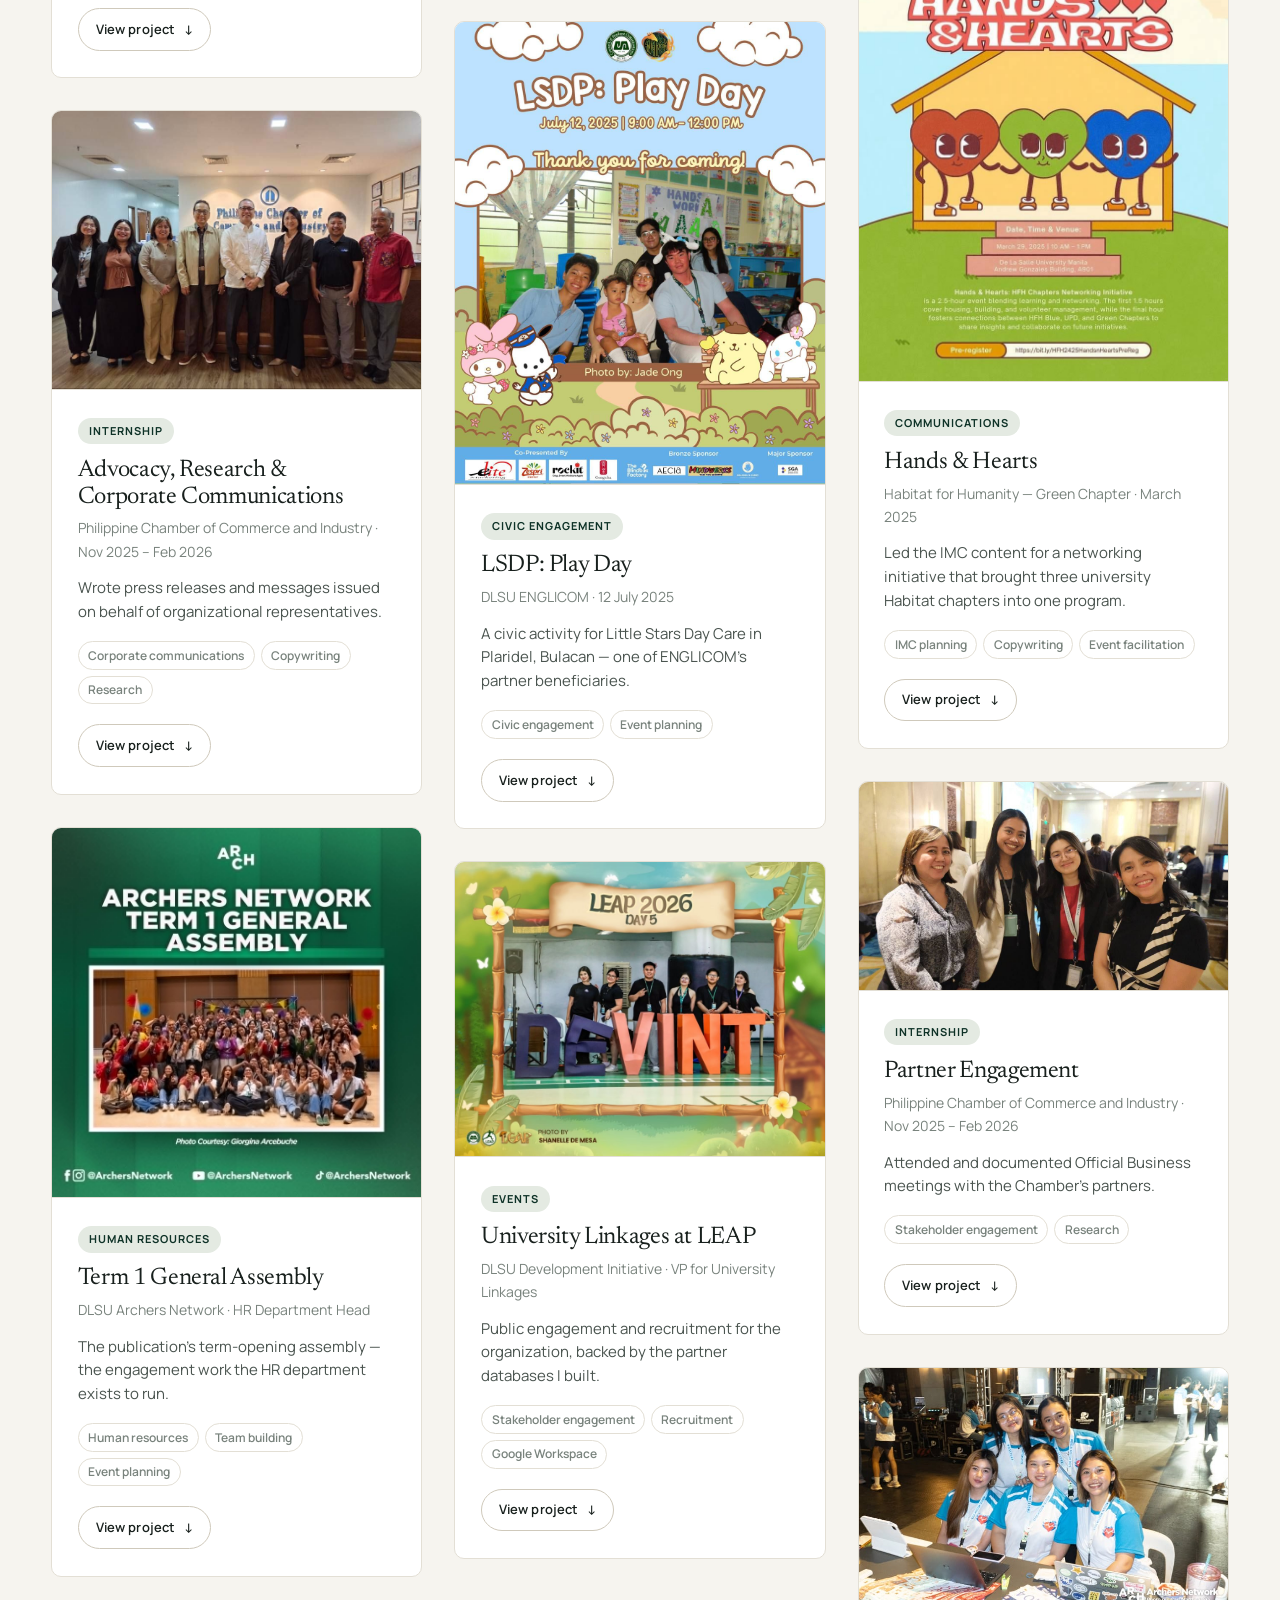
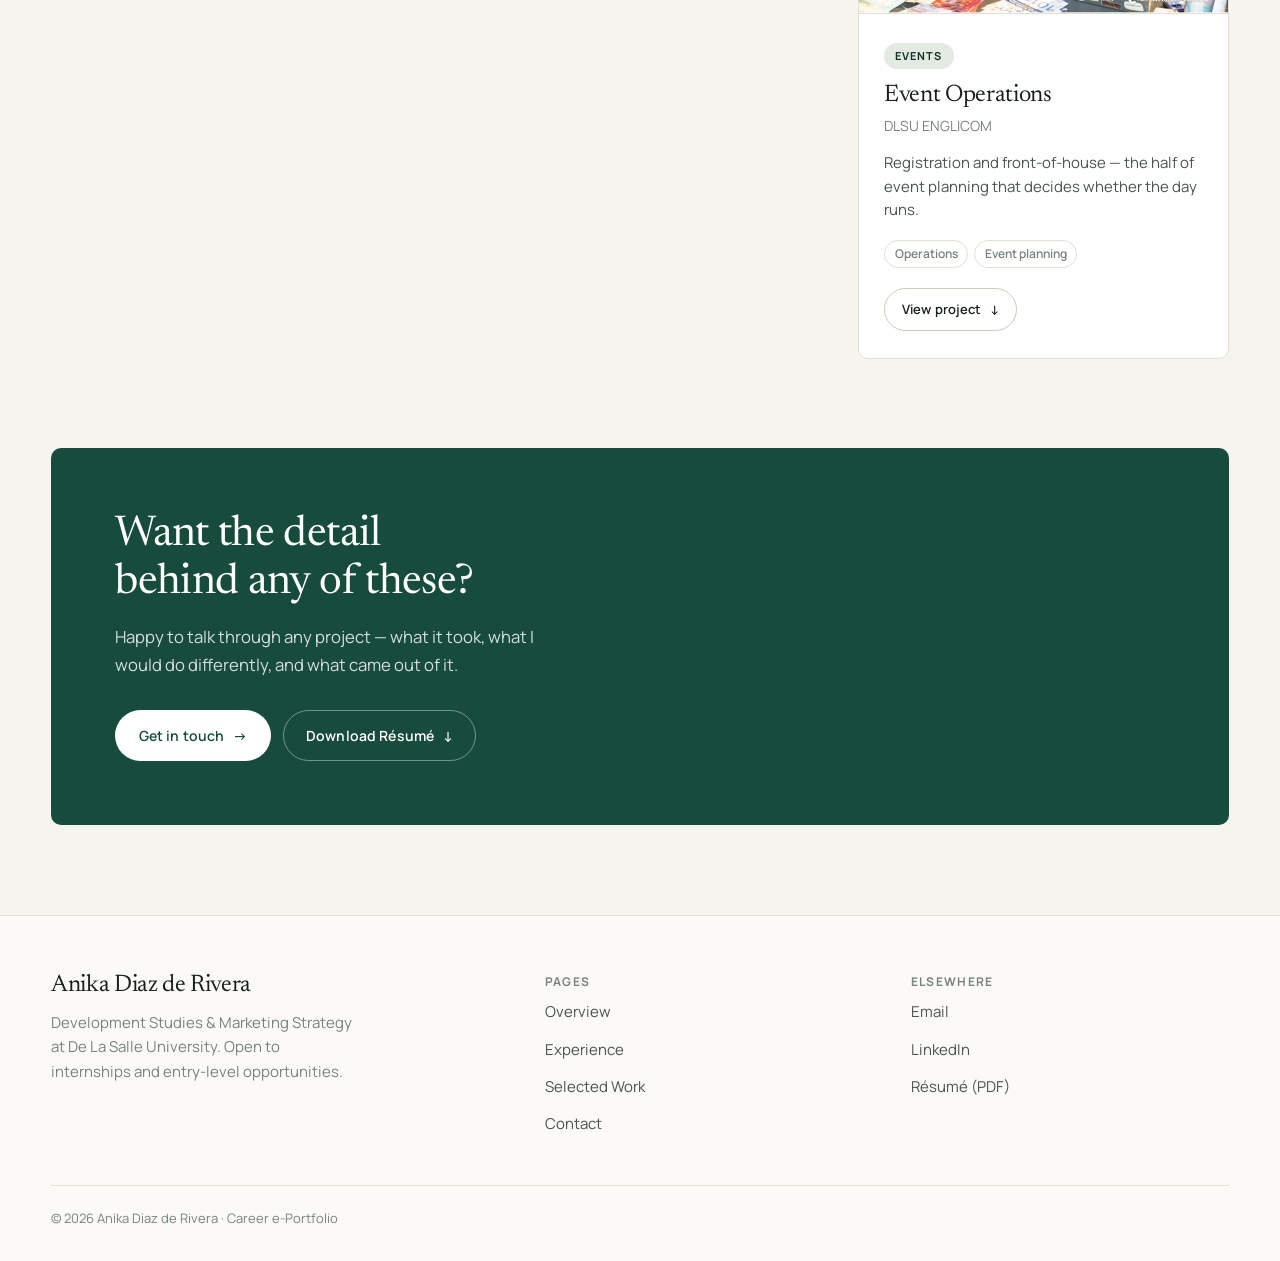
<file: portfolio.html>
<!DOCTYPE html>
<html lang="en" class="no-js">
<head>
  <meta charset="utf-8">
  <meta name="viewport" content="width=device-width, initial-scale=1">
  <title>Selected Work — Anika Diaz de Rivera</title>
  <meta name="description" content="Selected work by Anika Diaz de Rivera — academic research, civic engagement, events, human resources, communications and internship projects.">
  <meta property="og:type" content="website">
  <meta property="og:title" content="Selected Work — Anika Diaz de Rivera">
  <meta property="og:description" content="Ten projects across research, civic engagement, events, human resources, communications and internship work.">
  <meta property="og:url" content="https://vmgax.github.io/career-portfolio/portfolio.html">
  <meta property="og:image" content="https://vmgax.github.io/career-portfolio/assets/img/habitat-re-leaf-the-heat.jpg">
  <link rel="icon" href="assets/img/favicon.svg" type="image/svg+xml">
  <link rel="preconnect" href="https://fonts.googleapis.com">
  <link rel="preconnect" href="https://fonts.gstatic.com" crossorigin>
  <link href="https://fonts.googleapis.com/css2?family=Manrope:wght@400;500;600;700&family=Newsreader:ital,opsz,wght@0,6..72,300..600;1,6..72,300..500&display=swap" rel="stylesheet">
  <link rel="stylesheet" href="styles.css">
  <script>document.documentElement.classList.remove('no-js');</script>
</head>
<body>
  <a class="skip-link" href="#main">Skip to content</a>

  <header class="site-header">
    <div class="shell site-header__inner">
      <a class="brand" href="index.html">
        <span class="brand__mark" aria-hidden="true">AD</span>
        <span class="brand__full">Anika Diaz de Rivera</span>
        <span class="brand__short">Anika D.</span>
      </a>

      <button class="nav-toggle" type="button" aria-expanded="false" aria-controls="primary-nav">
        <span class="nav-toggle__bars" aria-hidden="true"></span>Menu
      </button>

      <nav class="primary-nav" id="primary-nav" aria-label="Primary">
        <ul class="nav-list">
          <li><a href="index.html">Overview</a></li>
          <li><a href="about.html">Experience</a></li>
          <li><a href="portfolio.html" aria-current="page">Selected Work</a></li>
          <li><a href="about.html#capabilities">Skills</a></li>
          <li><a href="contact.html">Contact</a></li>
        </ul>
        <a class="btn btn--primary btn--sm" href="assets/docs/resume.pdf" download>
          Résumé <span class="btn__arrow" aria-hidden="true">↓</span>
        </a>
      </nav>
    </div>
  </header>

  <main id="main">

    <section class="page-head">
      <div class="shell">
        <nav aria-label="Breadcrumb">
          <ol class="breadcrumb">
            <li><a href="index.html">Overview</a></li>
            <li><span aria-current="page">Selected Work</span></li>
          </ol>
        </nav>
        <p class="eyebrow enter">Selected work</p>
        <h1 class="enter" style="--d:80ms; max-width:16ch; margin-top:1.25rem">
          Ten projects, six kinds of work
        </h1>
        <p class="lede enter" style="--d:160ms; margin-top:1.25rem">
          Academic research, civic engagement, events, human resources, communications and
          internship work. Filter by category, or open a project for the detail.
        </p>
      </div>
    </section>

    <section class="section">
      <div class="shell">

        <div class="filter-bar reveal" role="group" aria-label="Filter projects by category">
          <button class="filter" type="button" data-filter="all" aria-pressed="true">All</button>
          <button class="filter" type="button" data-filter="academic" aria-pressed="false">Academic</button>
          <button class="filter" type="button" data-filter="civic" aria-pressed="false">Civic Engagement</button>
          <button class="filter" type="button" data-filter="events" aria-pressed="false">Events</button>
          <button class="filter" type="button" data-filter="hr" aria-pressed="false">Human Resources</button>
          <button class="filter" type="button" data-filter="comms" aria-pressed="false">Communications</button>
          <button class="filter" type="button" data-filter="internship" aria-pressed="false">Internship</button>
        </div>

        <p class="filter-status" data-filter-status role="status" aria-live="polite">Showing all 10 projects</p>

        <div class="case-grid" data-cases>

          <!-- 01 · THESIS ---------------------------------------------------- -->
          <article class="case reveal" id="thesis" data-category="academic">
            <button class="case__media" type="button"
                    data-lightbox-src="assets/img/thesis-unstructured-hiring.jpg"
                    data-lightbox-caption="Unstructured Hiring: Informal Recruitment Practices in the Filipino AI Data Labor Market — research poster">
              <img src="assets/img/thesis-unstructured-hiring.jpg" width="1400" height="2100" loading="lazy"
                   alt="Research poster titled Unstructured Hiring, setting out the background, research questions, framework, findings, conclusion and recommendations">
            </button>
            <div class="case__body">
              <p class="case__tag">Academic</p>
              <h2 class="case__title">Unstructured Hiring</h2>
              <p class="case__org">Undergraduate thesis · De La Salle University</p>
              <p class="case__outcome">
                A qualitative case study of how Filipino AI data laborers are recruited through
                Facebook and Reddit — and how informal recruitment produces precarious work.
              </p>
              <ul class="case__skills">
                <li>Qualitative research</li>
                <li>Case study</li>
                <li>Policy analysis</li>
              </ul>
              <div class="case__foot">
                <button class="btn btn--outline btn--sm" type="button" data-case-toggle aria-expanded="false" aria-controls="d-thesis">
                  <span class="btn__label">View project</span> <span class="btn__arrow" aria-hidden="true">↓</span>
                </button>
              </div>
              <div class="case__detail" id="d-thesis">
                <div>
                  <div class="case__detail-inner">
                    <div class="detail-block">
                      <h4>Overview</h4>
                      <p>Generative AI has driven rapid growth in AI freelancing, opening work to
                        Filipino workers through platforms such as Facebook and Reddit. The study
                        examines how those workers are recruited on social networking sites, and
                        how the resulting informal arrangements contribute to precarious work.</p>
                    </div>
                    <div class="detail-block">
                      <h4>Research questions</h4>
                      <ul>
                        <li>How are Facebook and Reddit used to recruit Filipino AI data laborers — in posting frequency, types of companies, and recruitment structures?</li>
                        <li>What draws Filipinos into AI data labor despite informal arrangements, low pay and limited protections?</li>
                        <li>How does the lack of regulatory policy in the Philippine AI and digital labor sector normalize informal recruitment?</li>
                      </ul>
                    </div>
                    <div class="detail-block">
                      <h4>Findings</h4>
                      <p>Facebook and Reddit function as genuinely accessible recruitment spaces —
                        workers are drawn by flexible schedules, remote work, easy applications and
                        immediate income. The same postings routinely lack written contracts, clear
                        payment terms, benefits and grievance mechanisms, leaving workers exposed to
                        unstable and potentially exploitative conditions.</p>
                    </div>
                    <div class="detail-block">
                      <h4>Recommendations</h4>
                      <p>Clearer government labor policy for AI data work and platform-based
                        employment; full disclosure of wages, tasks, contracts and worker rights in
                        recruitment posts; and shared accountability between platforms, employers
                        and workers for safer, more transparent recruitment.</p>
                    </div>
                    <div class="detail-block">
                      <h4>Proponents</h4>
                      <p>Tiu Sonco, Francis John M. · Baldago, Hannah Margarita I. ·
                        Diaz de Rivera, Anika Beatriz D.</p>
                    </div>
                    <!-- Optional: paste the Canva PUBLIC VIEW link (Share → anyone with the
                         link → can view) as a detail-block with a text-link. Never the /edit URL. -->
                  </div>
                </div>
              </div>
            </div>
          </article>

          <!-- 02 · ENGLIVISION ----------------------------------------------- -->
          <article class="case reveal" id="englivision" data-category="events" style="--d:60ms">
            <button class="case__media" type="button"
                    data-lightbox-src="assets/img/englicom-englivision.jpg"
                    data-lightbox-caption="ENGLIVision: Business Beyond Profit — DLSU ENGLICOM">
              <img src="assets/img/englicom-englivision.jpg" width="1024" height="1280" loading="lazy"
                   alt="ENGLIVision: Business Beyond Profit thank-you poster showing a capacity audience behind the ENGLICOM letters">
            </button>
            <div class="case__body">
              <p class="case__tag">Events</p>
              <h2 class="case__title">ENGLIVision: Business Beyond Profit</h2>
              <p class="case__org">DLSU ENGLICOM · Project Head</p>
              <p class="case__outcome">
                Led ENGLICOM&rsquo;s flagship conference from planning through execution, backed by
                ten co-presenting partners and sponsors.
              </p>
              <ul class="case__skills">
                <li>Event management</li>
                <li>Partnerships</li>
                <li>Project management</li>
              </ul>
              <div class="case__foot">
                <button class="btn btn--outline btn--sm" type="button" data-case-toggle aria-expanded="false" aria-controls="d-englivision">
                  <span class="btn__label">View project</span> <span class="btn__arrow" aria-hidden="true">↓</span>
                </button>
              </div>
              <div class="case__detail" id="d-englivision">
                <div>
                  <div class="case__detail-inner">
                    <div class="detail-block">
                      <h4>Overview</h4>
                      <p>ENGLIVision is ENGLICOM&rsquo;s flagship conference, built around the premise
                        that business can serve more than profit. It ran to a capacity audience of
                        students and guests.</p>
                    </div>
                    <div class="detail-block">
                      <h4>My role</h4>
                      <p>Project Head — responsible for the event end to end: planning, the partner
                        and sponsor line-up, and execution on the day.</p>
                    </div>
                    <div class="detail-block">
                      <h4>Partners and sponsors</h4>
                      <p>Ten brands backed the conference across hydration partner, co-presenter,
                        co-partner, bronze sponsor and media sponsor tiers.</p>
                    </div>
                    <div class="detail-block">
                      <h4>Skills demonstrated</h4>
                      <p>Event management, sponsor and partner relations, team coordination, and
                        delivery under a fixed date.</p>
                    </div>
                    <!-- REPLACE (optional): the month/year ENGLIVision ran, and one line on the
                         biggest problem you had to solve as Project Head. -->
                  </div>
                </div>
              </div>
            </div>
          </article>

          <!-- 03 · RE-LEAF THE HEAT ------------------------------------------ -->
          <article class="case reveal" id="re-leaf" data-category="civic" style="--d:120ms">
            <button class="case__media" type="button"
                    data-lightbox-src="assets/img/habitat-re-leaf-the-heat.jpg"
                    data-lightbox-caption="Re-Leaf the Heat! — Habitat Youth Solutions 2025, Top 3 of 80+ entries">
              <img src="assets/img/habitat-re-leaf-the-heat.jpg" width="750" height="745" loading="lazy"
                   alt="Re-Leaf the Heat project card describing vertical green walls installed on 30 homes in Metro Manila">
            </button>
            <div class="case__body">
              <p class="case__tag">Civic Engagement</p>
              <h2 class="case__title">Re-Leaf the Heat!</h2>
              <p class="case__org">Habitat for Humanity — Green Chapter · Project member</p>
              <p class="case__outcome">
                An urban greening initiative against extreme heat that placed in the Top 3 of
                more than 80 entries and won a USD 4,000 grant.
              </p>
              <ul class="case__skills">
                <li>Project development</li>
                <li>Climate resilience</li>
                <li>Community engagement</li>
              </ul>
              <div class="case__foot">
                <button class="btn btn--outline btn--sm" type="button" data-case-toggle aria-expanded="false" aria-controls="d-releaf">
                  <span class="btn__label">View project</span> <span class="btn__arrow" aria-hidden="true">↓</span>
                </button>
              </div>
              <div class="case__detail" id="d-releaf">
                <div>
                  <div class="case__detail-inner">
                    <div class="detail-block">
                      <h4>Overview</h4>
                      <p>Re-Leaf the Heat! tackles extreme heat in Metro Manila&rsquo;s informal
                        settlements by installing vertical green walls on 30 homes. The natural
                        cooling system reduces indoor temperatures, promotes sustainable living and
                        improves public health.</p>
                    </div>
                    <div class="detail-block">
                      <h4>Approach</h4>
                      <p>Hands-on community training so residents gain skills in installing and
                        maintaining the walls, while learning the environmental benefits of green
                        infrastructure — turning homes into living walls rather than delivering a
                        one-off intervention.</p>
                    </div>
                    <div class="detail-block">
                      <h4>Results</h4>
                      <ul>
                        <li>30 households benefit directly.</li>
                        <li>Over 150 individuals engaged through education and outreach.</li>
                        <li>Indirect impact reaching up to 500 community members.</li>
                        <li>Top 3 of 80+ entries at Habitat Youth Solutions 2025; USD 4,000 grant won.</li>
                      </ul>
                    </div>
                    <div class="detail-block">
                      <h4>My role</h4>
                      <p>Project member, working under project leads Alexandra Taladua and
                        Ginger Swa alongside eight other members.</p>
                    </div>
                    <!-- Note: the published project card spells her name "Annika Diaz De Vera".
                         That is the organization's typo on their own graphic, not a site error. -->
                  </div>
                </div>
              </div>
            </div>
          </article>

          <!-- 04 · HANDS & HEARTS -------------------------------------------- -->
          <article class="case reveal" id="hands-and-hearts" data-category="comms">
            <button class="case__media" type="button"
                    data-lightbox-src="assets/img/habitat-hands-and-hearts.jpg"
                    data-lightbox-caption="Hands &amp; Hearts: HFH Chapters Networking Initiative, 29 March 2025">
              <img src="assets/img/habitat-hands-and-hearts.jpg" width="750" height="928" loading="lazy"
                   alt="Hands and Hearts event poster for a Habitat for Humanity chapters networking initiative on 29 March 2025">
            </button>
            <div class="case__body">
              <p class="case__tag">Communications</p>
              <h2 class="case__title">Hands &amp; Hearts</h2>
              <p class="case__org">Habitat for Humanity — Green Chapter · March 2025</p>
              <p class="case__outcome">
                Led the IMC content for a networking initiative that brought three university
                Habitat chapters into one program.
              </p>
              <ul class="case__skills">
                <li>IMC planning</li>
                <li>Copywriting</li>
                <li>Event facilitation</li>
              </ul>
              <div class="case__foot">
                <button class="btn btn--outline btn--sm" type="button" data-case-toggle aria-expanded="false" aria-controls="d-hands">
                  <span class="btn__label">View project</span> <span class="btn__arrow" aria-hidden="true">↓</span>
                </button>
              </div>
              <div class="case__detail" id="d-hands">
                <div>
                  <div class="case__detail-inner">
                    <div class="detail-block">
                      <h4>Overview</h4>
                      <p>A 2.5-hour event on 29 March 2025 at De La Salle University Manila blending
                        learning and networking. The first 90 minutes covered housing, building and
                        volunteer management; the final hour connected the HFH Blue, UPD and Green
                        chapters to share insights and plan future collaboration.</p>
                    </div>
                    <div class="detail-block">
                      <h4>My role</h4>
                      <p>As Assistant Vice President for Publications and Promotions I led, managed
                        and created the content falling under the event&rsquo;s IMC wing, and helped
                        facilitate and execute the event proper.</p>
                    </div>
                    <div class="detail-block">
                      <h4>Collaborators</h4>
                      <p>Habitat for Humanity Philippines chapters at DLSU, UPD and Ateneo, under
                        the DLSU Council of Student Organizations.</p>
                    </div>
                    <div class="detail-block">
                      <h4>Skills demonstrated</h4>
                      <p>Integrated marketing communications planning, copywriting and content
                        production, and live event facilitation.</p>
                    </div>
                  </div>
                </div>
              </div>
            </div>
          </article>

          <!-- 05 · LSDP PLAY DAY --------------------------------------------- -->
          <article class="case reveal" id="lsdp" data-category="civic" style="--d:60ms">
            <button class="case__media" type="button"
                    data-lightbox-src="assets/img/englicom-lsdp-play-day.jpg"
                    data-lightbox-caption="LSDP: Play Day, 12 July 2025 — DLSU ENGLICOM">
              <img src="assets/img/englicom-lsdp-play-day.jpg" width="1024" height="1280" loading="lazy"
                   alt="LSDP Play Day thank-you poster showing volunteers with a child at the day care centre">
            </button>
            <div class="case__body">
              <p class="case__tag">Civic Engagement</p>
              <h2 class="case__title">LSDP: Play Day</h2>
              <p class="case__org">DLSU ENGLICOM · 12 July 2025</p>
              <p class="case__outcome">
                A civic activity for Little Stars Day Care in Plaridel, Bulacan — one of
                ENGLICOM&rsquo;s partner beneficiaries.
              </p>
              <ul class="case__skills">
                <li>Civic engagement</li>
                <li>Event planning</li>
              </ul>
              <div class="case__foot">
                <button class="btn btn--outline btn--sm" type="button" data-case-toggle aria-expanded="false" aria-controls="d-lsdp">
                  <span class="btn__label">View project</span> <span class="btn__arrow" aria-hidden="true">↓</span>
                </button>
              </div>
              <div class="case__detail" id="d-lsdp">
                <div>
                  <div class="case__detail-inner">
                    <div class="detail-block">
                      <h4>Overview</h4>
                      <p>A morning programme run on site at Little Stars Day Care in Plaridel,
                        Bulacan — a partner beneficiary ENGLICOM works with across terms rather
                        than a single outreach visit.</p>
                    </div>
                    <div class="detail-block">
                      <h4>My role</h4>
                      <p>Held during my term as Assistant Vice President for Civics, the role
                        responsible for planning and executing civic events for the
                        organization&rsquo;s partner beneficiaries.</p>
                    </div>
                    <!-- REPLACE (optional): what the children did on the day, and how many
                         volunteers and beneficiaries took part. -->
                  </div>
                </div>
              </div>
            </div>
          </article>

          <!-- 06 · PCCI — ARCC ----------------------------------------------- -->
          <article class="case reveal" id="pcci" data-category="internship" style="--d:120ms">
            <button class="case__media" type="button"
                    data-lightbox-src="assets/img/pcci-office.jpg"
                    data-lightbox-caption="Philippine Chamber of Commerce and Industry — ARCC department">
              <img src="assets/img/pcci-office.jpg" width="854" height="641" loading="lazy"
                   alt="Anika with colleagues at the Philippine Chamber of Commerce and Industry office">
            </button>
            <div class="case__body">
              <p class="case__tag">Internship</p>
              <h2 class="case__title">Advocacy, Research &amp; Corporate Communications</h2>
              <p class="case__org">Philippine Chamber of Commerce and Industry · Nov 2025 – Feb 2026</p>
              <p class="case__outcome">
                Wrote press releases and messages issued on behalf of organizational
                representatives.
              </p>
              <ul class="case__skills">
                <li>Corporate communications</li>
                <li>Copywriting</li>
                <li>Research</li>
              </ul>
              <div class="case__foot">
                <button class="btn btn--outline btn--sm" type="button" data-case-toggle aria-expanded="false" aria-controls="d-pcci">
                  <span class="btn__label">View project</span> <span class="btn__arrow" aria-hidden="true">↓</span>
                </button>
              </div>
              <div class="case__detail" id="d-pcci">
                <div>
                  <div class="case__detail-inner">
                    <div class="detail-block">
                      <h4>Overview</h4>
                      <p>A four-month internship with PCCI&rsquo;s Advocacy, Research and Corporate
                        Communications department — the Chamber&rsquo;s national voice to its member
                        businesses and partners.</p>
                    </div>
                    <div class="detail-block">
                      <h4>Responsibilities</h4>
                      <ul>
                        <li>Wrote press releases and messages on behalf of organizational representatives.</li>
                        <li>Participated in internal, organization-wide meetings concerning the department.</li>
                        <li>Attended and took notes during Official Business meetings with PCCI&rsquo;s partners.</li>
                      </ul>
                    </div>
                    <div class="detail-block">
                      <h4>Skills demonstrated</h4>
                      <p>Writing in an institutional voice, meeting documentation, and working
                        alongside senior representatives in a national business organization.</p>
                    </div>
                  </div>
                </div>
              </div>
            </div>
          </article>

          <!-- 07 · PCCI — PARTNER ENGAGEMENT --------------------------------- -->
          <article class="case reveal" id="pcci-partners" data-category="internship">
            <button class="case__media" type="button"
                    data-lightbox-src="assets/img/pcci-partner-engagement.jpg"
                    data-lightbox-caption="Partner engagement — Philippine Chamber of Commerce and Industry">
              <img src="assets/img/pcci-partner-engagement.jpg" width="1280" height="720" loading="lazy"
                   alt="Anika with PCCI colleagues at an industry event">
            </button>
            <div class="case__body">
              <p class="case__tag">Internship</p>
              <h2 class="case__title">Partner Engagement</h2>
              <p class="case__org">Philippine Chamber of Commerce and Industry · Nov 2025 – Feb 2026</p>
              <p class="case__outcome">
                Attended and documented Official Business meetings with the Chamber&rsquo;s
                partners.
              </p>
              <ul class="case__skills">
                <li>Stakeholder engagement</li>
                <li>Research</li>
              </ul>
              <div class="case__foot">
                <button class="btn btn--outline btn--sm" type="button" data-case-toggle aria-expanded="false" aria-controls="d-pcci-partners">
                  <span class="btn__label">View project</span> <span class="btn__arrow" aria-hidden="true">↓</span>
                </button>
              </div>
              <div class="case__detail" id="d-pcci-partners">
                <div>
                  <div class="case__detail-inner">
                    <div class="detail-block">
                      <h4>Overview</h4>
                      <p>The stakeholder-facing half of the ARCC internship: sitting in on Official
                        Business meetings between the Chamber and its partner organizations, and
                        producing the notes the department worked from afterwards.</p>
                    </div>
                    <div class="detail-block">
                      <h4>Skills demonstrated</h4>
                      <p>Listening and documenting accurately in a professional setting, and
                        representing a department in front of external partners.</p>
                    </div>
                  </div>
                </div>
              </div>
            </div>
          </article>

          <!-- 08 · ARCHERS GENERAL ASSEMBLY ---------------------------------- -->
          <article class="case reveal" id="archers-ga" data-category="hr" style="--d:60ms">
            <button class="case__media" type="button"
                    data-lightbox-src="assets/img/archers-general-assembly.jpg"
                    data-lightbox-caption="Archers Network Term 1 General Assembly">
              <img src="assets/img/archers-general-assembly.jpg" width="1536" height="1536" loading="lazy"
                   alt="Archers Network Term 1 General Assembly group photo of the full membership">
            </button>
            <div class="case__body">
              <p class="case__tag">Human Resources</p>
              <h2 class="case__title">Term 1 General Assembly</h2>
              <p class="case__org">DLSU Archers Network · HR Department Head</p>
              <p class="case__outcome">
                The publication&rsquo;s term-opening assembly — the engagement work the HR
                department exists to run.
              </p>
              <ul class="case__skills">
                <li>Human resources</li>
                <li>Team building</li>
                <li>Event planning</li>
              </ul>
              <div class="case__foot">
                <button class="btn btn--outline btn--sm" type="button" data-case-toggle aria-expanded="false" aria-controls="d-archers">
                  <span class="btn__label">View project</span> <span class="btn__arrow" aria-hidden="true">↓</span>
                </button>
              </div>
              <div class="case__detail" id="d-archers">
                <div>
                  <div class="case__detail-inner">
                    <div class="detail-block">
                      <h4>Overview</h4>
                      <p>Archers Network opens each term with a general assembly that brings the
                        whole membership together — the anchor event for staffer engagement across
                        the term that follows.</p>
                    </div>
                    <div class="detail-block">
                      <h4>My role</h4>
                      <p>As Human Resources Department Head I plan and execute events that build
                        staffers&rsquo; work ethic, welfare, engagement and involvement, and manage
                        membership status and records across their time in the
                        organization.</p>
                    </div>
                  </div>
                </div>
              </div>
            </div>
          </article>

          <!-- 09 · DEVINT — LEAP -------------------------------------------- -->
          <article class="case reveal" id="devint" data-category="events" style="--d:120ms">
            <button class="case__media" type="button"
                    data-lightbox-src="assets/img/devint-leap-2026.jpg"
                    data-lightbox-caption="LEAP 2026 — DLSU Development Initiative">
              <img src="assets/img/devint-leap-2026.jpg" width="880" height="700" loading="lazy"
                   alt="Development Initiative officers at LEAP 2026 standing behind the DEVINT letters">
            </button>
            <div class="case__body">
              <p class="case__tag">Events</p>
              <h2 class="case__title">University Linkages at LEAP</h2>
              <p class="case__org">DLSU Development Initiative · VP for University Linkages</p>
              <p class="case__outcome">
                Public engagement and recruitment for the organization, backed by the partner
                databases I built.
              </p>
              <ul class="case__skills">
                <li>Stakeholder engagement</li>
                <li>Recruitment</li>
                <li>Google Workspace</li>
              </ul>
              <div class="case__foot">
                <button class="btn btn--outline btn--sm" type="button" data-case-toggle aria-expanded="false" aria-controls="d-devint">
                  <span class="btn__label">View project</span> <span class="btn__arrow" aria-hidden="true">↓</span>
                </button>
              </div>
              <div class="case__detail" id="d-devint">
                <div>
                  <div class="case__detail-inner">
                    <div class="detail-block">
                      <h4>Overview</h4>
                      <p>Representing Development Initiative at LEAP, part of the public engagement
                        and recruitment work the University Linkages portfolio covers among
                        students, members and ambassadors.</p>
                    </div>
                    <div class="detail-block">
                      <h4>What I built</h4>
                      <p>The organization&rsquo;s external databases, so communication, linking and
                        collaboration with organizations inside DLSU no longer restarts from
                        scratch each term.</p>
                    </div>
                    <div class="detail-block">
                      <h4>Also in this role</h4>
                      <p>Managing online campaigns on careers in Development Studies and on the
                        Philippines&rsquo; progress toward the UN Sustainable Development Goals.</p>
                    </div>
                  </div>
                </div>
              </div>
            </div>
          </article>

          <!-- 10 · EVENT OPERATIONS ------------------------------------------ -->
          <article class="case reveal" id="event-ops" data-category="events">
            <button class="case__media" type="button"
                    data-lightbox-src="assets/img/englicom-event-operations.jpg"
                    data-lightbox-caption="Event operations — DLSU ENGLICOM">
              <img src="assets/img/englicom-event-operations.jpg" width="730" height="486" loading="lazy"
                   alt="Organisers at the registration desk during an ENGLICOM event">
            </button>
            <div class="case__body">
              <p class="case__tag">Events</p>
              <h2 class="case__title">Event Operations</h2>
              <p class="case__org">DLSU ENGLICOM</p>
              <p class="case__outcome">
                Registration and front-of-house — the half of event planning that decides
                whether the day runs.
              </p>
              <ul class="case__skills">
                <li>Operations</li>
                <li>Event planning</li>
              </ul>
              <div class="case__foot">
                <button class="btn btn--outline btn--sm" type="button" data-case-toggle aria-expanded="false" aria-controls="d-ops">
                  <span class="btn__label">View project</span> <span class="btn__arrow" aria-hidden="true">↓</span>
                </button>
              </div>
              <div class="case__detail" id="d-ops">
                <div>
                  <div class="case__detail-inner">
                    <div class="detail-block">
                      <h4>Overview</h4>
                      <p>Running the registration desk and front-of-house during an ENGLICOM event —
                        managing arrivals, records and attendee flow while the programme ran.</p>
                    </div>
                    <!-- REPLACE (optional): name the event this was, and your role on the day.
                         Photo credit on the original image: Carl Matthew Sia, Archers Network. -->
                  </div>
                </div>
              </div>
            </div>
          </article>

        </div>
      </div>
    </section>

    <section class="section" style="padding-top:0">
      <div class="shell">
        <div class="cta reveal">
          <h2>Want the detail behind any of these?</h2>
          <p class="cta__lede">
            Happy to talk through any project — what it took, what I would do differently,
            and what came out of it.
          </p>
          <div class="cta__row">
            <a class="btn btn--primary" href="contact.html">
              Get in touch <span class="btn__arrow" aria-hidden="true">→</span>
            </a>
            <a class="btn btn--outline" href="assets/docs/resume.pdf" download>
              Download Résumé <span class="btn__arrow" aria-hidden="true">↓</span>
            </a>
          </div>
        </div>
      </div>
    </section>

  </main>

  <footer class="site-footer">
    <div class="shell">
      <div class="site-footer__grid">
        <div class="site-footer__brand">
          <h2>Anika Diaz de Rivera</h2>
          <p class="site-footer__note">
            Development Studies &amp; Marketing Strategy at De La Salle University.
            Open to internships and entry-level opportunities.
          </p>
        </div>
        <div>
          <p class="footer-nav__title">Pages</p>
          <ul class="footer-nav">
            <li><a href="index.html">Overview</a></li>
            <li><a href="about.html">Experience</a></li>
            <li><a href="portfolio.html">Selected Work</a></li>
            <li><a href="contact.html">Contact</a></li>
          </ul>
        </div>
        <div>
          <p class="footer-nav__title">Elsewhere</p>
          <ul class="footer-nav">
            <li><a href="mailto:anika_diazderivera@dlsu.edu.ph">Email</a></li>
            <li><a href="https://www.linkedin.com/in/anika-diaz-de-rivera-22b3412a9/" target="_blank" rel="noopener">LinkedIn</a></li>
            <li><a href="assets/docs/resume.pdf" download>Résumé (PDF)</a></li>
          </ul>
        </div>
      </div>
      <div class="colophon">
        <span>© <span data-year>2026</span> Anika Diaz de Rivera · Career e-Portfolio</span>
      </div>
    </div>
  </footer>

  <div class="lightbox" id="lightbox" role="dialog" aria-modal="true" aria-label="Project image viewer" hidden>
    <button class="lightbox__close" type="button" data-lightbox-close>Close ✕</button>
    <img alt="">
    <p class="lightbox__caption"></p>
  </div>

  <script src="main.js"></script>
</body>
</html>
</file>
<file: styles.css>
/* ==========================================================================
   Career Portfolio — Anika Diaz de Rivera · Version B
   Modern institutional: light, spacious, forest-green accent, Newsreader +
   Manrope. Single stylesheet, kebab-case classes.

   1 tokens · 2 reset · 3 type · 4 layout · 5 nav · 6 buttons · 7 hero
   8 facts · 9 impact · 10 work · 11 timeline · 12 capabilities
   13 direction · 14 cta · 15 footer · 16 portfolio · 17 contact + form
   18 lightbox · 19 motion · 20 responsive · 21 print
   ========================================================================== */

/* 1 — TOKENS ============================================================== */

:root {
  /* ground & surfaces */
  --bg:            #f6f4ef;
  --surface:       #ffffff;
  --surface-2:     #fbfaf6;
  --surface-sunk:  #efece4;

  /* ink */
  --ink:           #18201d;
  --ink-2:         #4a544f;
  --ink-3:         #79837d;

  /* accents */
  --forest:        #174c3c;
  --forest-deep:   #0e3227;
  --forest-tint:   #e7edea;
  --sage:          #a9b9a8;
  --sage-tint:     #e4eae2;
  --gold:          #c49a52;
  --gold-tint:     #f5edde;

  /* lines */
  --border:        #e3dfd5;
  --border-strong: #cfc9bb;

  /* type */
  --serif:  'Newsreader', 'Iowan Old Style', Georgia, 'Times New Roman', serif;
  --sans:   'Manrope', -apple-system, 'Segoe UI', system-ui, sans-serif;

  --t-xs:   0.75rem;
  --t-sm:   0.8125rem;
  --t-base: clamp(0.975rem, 0.95rem + 0.12vw, 1.0625rem);
  --t-lg:   clamp(1.0625rem, 1rem + 0.28vw, 1.1875rem);
  --t-xl:   clamp(1.25rem, 1.14rem + 0.5vw, 1.5rem);
  --h3:     clamp(1.35rem, 1.2rem + 0.7vw, 1.75rem);
  --h2:     clamp(1.75rem, 1.45rem + 1.5vw, 2.75rem);
  --h1:     clamp(2.25rem, 1.6rem + 3.1vw, 4.25rem);

  /* space */
  --gutter: clamp(1.25rem, 4vw, 3.5rem);
  --shell:  75rem;
  --shell-narrow: 46rem;
  --section: clamp(3.5rem, 7vw, 6.5rem);

  --radius:    6px;
  --radius-lg: 10px;

  --shadow-sm: 0 1px 2px rgba(24, 32, 29, 0.04);
  --shadow:    0 6px 24px -12px rgba(24, 32, 29, 0.18);

  --ease: cubic-bezier(0.22, 0.61, 0.36, 1);
  --dur:  320ms;
}

/* 2 — RESET =============================================================== */

*, *::before, *::after { box-sizing: border-box; }

html {
  -webkit-text-size-adjust: 100%;
  scroll-behavior: smooth;
  scroll-padding-top: 6rem;
}

body {
  margin: 0;
  background: var(--bg);
  color: var(--ink);
  font-family: var(--sans);
  font-size: var(--t-base);
  line-height: 1.65;
  -webkit-font-smoothing: antialiased;
  text-rendering: optimizeLegibility;
}

img, svg { display: block; max-width: 100%; }
img { height: auto; }

button, input, textarea, select { font: inherit; color: inherit; }

a { color: inherit; }

:focus-visible {
  outline: 2px solid var(--forest);
  outline-offset: 3px;
  border-radius: 2px;
}

::selection { background: var(--forest); color: #fff; }

.skip-link {
  position: absolute;
  left: -9999px;
  z-index: 200;
  padding: 0.75rem 1.25rem;
  background: var(--forest);
  color: #fff;
  font-size: var(--t-sm);
  font-weight: 600;
  border-radius: 0 0 var(--radius) 0;
}

.skip-link:focus { left: 0; top: 0; }

.visually-hidden {
  position: absolute;
  width: 1px; height: 1px;
  margin: -1px; padding: 0;
  overflow: hidden;
  clip: rect(0 0 0 0);
  white-space: nowrap;
  border: 0;
}

/* 3 — TYPOGRAPHY ========================================================== */

h1, h2, h3, h4 {
  margin: 0;
  font-family: var(--serif);
  font-weight: 400;
  line-height: 1.12;
  letter-spacing: -0.015em;
  color: var(--ink);
  text-wrap: balance;
}

h1 { font-size: var(--h1); line-height: 1.04; letter-spacing: -0.025em; }
h2 { font-size: var(--h2); }
h3 { font-size: var(--h3); }

p { margin: 0; }

.eyebrow {
  display: inline-flex;
  align-items: center;
  gap: 0.6rem;
  margin: 0;
  font-family: var(--sans);
  font-size: var(--t-xs);
  font-weight: 600;
  letter-spacing: 0.13em;
  text-transform: uppercase;
  color: var(--forest);
}

.eyebrow::before {
  content: '';
  width: 1.75rem;
  height: 1px;
  background: var(--sage);
  flex: none;
}

.eyebrow--plain::before { display: none; }

.lede {
  max-width: 54ch;
  font-size: var(--t-lg);
  line-height: 1.62;
  color: var(--ink-2);
}

.prose { max-width: 62ch; color: var(--ink-2); }
.prose p + p { margin-top: 1.05em; }

.meta {
  font-size: var(--t-sm);
  font-weight: 500;
  letter-spacing: 0.06em;
  text-transform: uppercase;
  color: var(--ink-3);
}

.section-head { max-width: 58ch; margin-bottom: clamp(2rem, 4vw, 3.25rem); }
.section-head h2 { margin-top: 0.9rem; }
.section-head .lede { margin-top: 1rem; }

/* 4 — LAYOUT ============================================================== */

.shell {
  width: min(var(--shell), 100% - (var(--gutter) * 2));
  margin-inline: auto;
}

.section { padding-block: var(--section); }

.section--tint { background: var(--surface-2); border-block: 1px solid var(--border); }
.section--sunk { background: var(--surface-sunk); border-block: 1px solid var(--border); }

.rule { height: 1px; background: var(--border); border: 0; margin: 0; }

/* 5 — NAVIGATION ========================================================== */

.site-header {
  position: sticky;
  top: 0;
  z-index: 60;
  background: rgba(246, 244, 239, 0.88);
  backdrop-filter: blur(12px) saturate(1.4);
  -webkit-backdrop-filter: blur(12px) saturate(1.4);
  border-bottom: 1px solid var(--border);
}

.site-header__inner {
  display: flex;
  align-items: center;
  justify-content: space-between;
  gap: 1.5rem;
  min-height: 4.25rem;
}

.brand {
  display: inline-flex;
  align-items: center;
  gap: 0.65rem;
  font-family: var(--serif);
  font-size: 1.0625rem;
  letter-spacing: -0.01em;
  text-decoration: none;
  white-space: nowrap;
}

.brand__mark {
  display: grid;
  place-items: center;
  width: 1.75rem;
  height: 1.75rem;
  border-radius: 50%;
  background: var(--forest);
  color: #fff;
  font-family: var(--sans);
  font-size: 0.6875rem;
  font-weight: 700;
  letter-spacing: 0.02em;
  flex: none;
}

.brand__short { display: none; }

.primary-nav { display: flex; align-items: center; gap: clamp(1rem, 2vw, 1.9rem); }

.nav-list {
  display: flex;
  align-items: center;
  gap: clamp(1rem, 2vw, 1.9rem);
  margin: 0; padding: 0;
  list-style: none;
}

.nav-list a {
  position: relative;
  display: inline-block;
  padding-block: 0.4rem;
  font-size: 0.875rem;
  font-weight: 500;
  text-decoration: none;
  color: var(--ink-2);
  transition: color var(--dur) var(--ease);
}

.nav-list a::after {
  content: '';
  position: absolute;
  left: 0; bottom: 0;
  width: 100%; height: 1.5px;
  background: var(--forest);
  transform: scaleX(0);
  transform-origin: right;
  transition: transform var(--dur) var(--ease);
}

.nav-list a:hover { color: var(--ink); }
.nav-list a:hover::after { transform: scaleX(1); transform-origin: left; }

.nav-list a[aria-current] { color: var(--forest); font-weight: 600; }
.nav-list a[aria-current]::after { transform: scaleX(1); }

.nav-toggle {
  display: none;
  align-items: center;
  gap: 0.55rem;
  padding: 0.5rem 0.9rem;
  border: 1px solid var(--border-strong);
  border-radius: 999px;
  background: var(--surface);
  font-size: 0.8125rem;
  font-weight: 600;
  cursor: pointer;
}

.nav-toggle__bars { position: relative; width: 15px; height: 9px; flex: none; }

.nav-toggle__bars::before,
.nav-toggle__bars::after {
  content: '';
  position: absolute;
  left: 0; width: 100%; height: 1.5px;
  background: var(--ink);
  transition: transform var(--dur) var(--ease);
}

.nav-toggle__bars::before { top: 0; }
.nav-toggle__bars::after  { bottom: 0; }

.nav-toggle[aria-expanded='true'] .nav-toggle__bars::before { transform: translateY(3.75px) rotate(45deg); }
.nav-toggle[aria-expanded='true'] .nav-toggle__bars::after  { transform: translateY(-3.75px) rotate(-45deg); }

/* 6 — BUTTONS ============================================================= */

.btn {
  display: inline-flex;
  align-items: center;
  justify-content: center;
  gap: 0.55rem;
  padding: 0.8rem 1.4rem;
  border: 1px solid transparent;
  border-radius: 999px;
  font-size: 0.875rem;
  font-weight: 600;
  letter-spacing: 0.01em;
  text-decoration: none;
  cursor: pointer;
  transition: background-color var(--dur) var(--ease), color var(--dur) var(--ease),
              border-color var(--dur) var(--ease), transform var(--dur) var(--ease),
              box-shadow var(--dur) var(--ease);
}

.btn__arrow { transition: transform var(--dur) var(--ease); }
.btn:hover .btn__arrow { transform: translateX(3px); }

.btn--primary { background: var(--forest); color: #fff; }
.btn--primary:hover { background: var(--forest-deep); box-shadow: var(--shadow); }

.btn--outline { border-color: var(--border-strong); background: transparent; color: var(--ink); }
.btn--outline:hover { border-color: var(--forest); color: var(--forest); background: var(--forest-tint); }

.btn--ghost { background: transparent; color: var(--ink-2); padding-inline: 0.5rem; }
.btn--ghost:hover { color: var(--forest); }

.btn--sm { padding: 0.6rem 1.05rem; font-size: 0.8125rem; }

.btn[disabled], .btn[aria-disabled='true'] { opacity: 0.55; pointer-events: none; }

.btn--loading .btn__label { opacity: 0.6; }

.icon-link {
  display: inline-grid;
  place-items: center;
  width: 2.5rem; height: 2.5rem;
  border: 1px solid var(--border-strong);
  border-radius: 50%;
  color: var(--ink-2);
  text-decoration: none;
  transition: background-color var(--dur) var(--ease), color var(--dur) var(--ease),
              border-color var(--dur) var(--ease);
}

.icon-link:hover { background: var(--forest); border-color: var(--forest); color: #fff; }

.text-link {
  display: inline-flex;
  align-items: center;
  gap: 0.4rem;
  color: var(--forest);
  font-weight: 600;
  text-decoration: none;
  border-bottom: 1px solid rgba(23, 76, 60, 0.3);
  padding-bottom: 1px;
  transition: border-color var(--dur) var(--ease), gap var(--dur) var(--ease);
}

.text-link:hover { border-color: var(--forest); gap: 0.6rem; }

/* 7 — HERO ================================================================ */

.hero { padding-block: clamp(3rem, 6vw, 5.5rem) clamp(2.5rem, 5vw, 4.5rem); }

.hero__grid {
  display: grid;
  grid-template-columns: minmax(0, 1.05fr) minmax(0, 0.85fr);
  gap: clamp(2.5rem, 5vw, 5rem);
  align-items: center;
}

.hero__title { margin-top: 1.5rem; max-width: 15ch; }

.hero__lede { margin-top: 1.6rem; }

.hero__actions {
  display: flex;
  flex-wrap: wrap;
  align-items: center;
  gap: 0.75rem;
  margin-top: 2.25rem;
}

.hero__figure { position: relative; margin: 0; }

.hero__figure img {
  width: 100%;
  aspect-ratio: 4 / 5;
  object-fit: cover;
  object-position: center 22%;
  border-radius: var(--radius-lg);
  background: var(--surface-sunk);
}

.hero__figure::after {
  content: '';
  position: absolute;
  inset: auto -0.75rem -0.75rem auto;
  width: 55%; height: 55%;
  border: 1px solid var(--sage);
  border-radius: var(--radius-lg);
  z-index: -1;
}

.hero__caption {
  margin-top: 1rem;
  font-size: var(--t-sm);
  color: var(--ink-3);
  display: flex;
  align-items: center;
  gap: 0.5rem;
}

.hero__caption::before {
  content: '';
  width: 5px; height: 5px;
  border-radius: 50%;
  background: var(--gold);
  flex: none;
}

/* 8 — FACTS =============================================================== */

.facts {
  display: grid;
  grid-template-columns: repeat(auto-fit, minmax(11rem, 1fr));
  gap: 0;
  margin: 0;
  padding: 0;
  border-block: 1px solid var(--border);
}

.facts > div {
  padding: 1.4rem clamp(0.75rem, 2vw, 1.75rem);
  border-left: 1px solid var(--border);
}

.facts > div:first-child { border-left: 0; padding-left: 0; }

.facts dt {
  font-size: var(--t-xs);
  font-weight: 600;
  letter-spacing: 0.11em;
  text-transform: uppercase;
  color: var(--ink-3);
}

.facts dd {
  margin: 0.5rem 0 0;
  font-family: var(--serif);
  font-size: var(--t-lg);
  line-height: 1.25;
  color: var(--ink);
}

/* 9 — IMPACT ============================================================== */

.impact-grid {
  display: grid;
  grid-template-columns: repeat(auto-fit, minmax(15rem, 1fr));
  gap: clamp(1rem, 2.5vw, 1.75rem);
}

.impact {
  display: flex;
  flex-direction: column;
  padding: clamp(1.5rem, 2.5vw, 2rem);
  background: var(--surface);
  border: 1px solid var(--border);
  border-radius: var(--radius);
  transition: border-color var(--dur) var(--ease), box-shadow var(--dur) var(--ease),
              transform var(--dur) var(--ease);
}

.impact:hover { border-color: var(--sage); box-shadow: var(--shadow); transform: translateY(-3px); }

.impact__figure {
  font-family: var(--serif);
  font-size: clamp(2.1rem, 1.6rem + 2vw, 3rem);
  line-height: 1;
  color: var(--forest);
  letter-spacing: -0.03em;
}

.impact__figure small {
  font-family: var(--sans);
  font-size: 0.9rem;
  font-weight: 600;
  letter-spacing: 0.02em;
  color: var(--gold);
  margin-left: 0.35rem;
}

.impact__label {
  margin-top: 0.75rem;
  font-size: var(--t-xs);
  font-weight: 700;
  letter-spacing: 0.11em;
  text-transform: uppercase;
  color: var(--ink-3);
}

.impact__body {
  margin-top: 0.85rem;
  padding-top: 0.85rem;
  border-top: 1px solid var(--border);
  font-size: 0.9375rem;
  line-height: 1.6;
  color: var(--ink-2);
}

/* 10 — FEATURED WORK ====================================================== */

.work-list { display: grid; gap: clamp(2.5rem, 5vw, 4.5rem); }

.work {
  display: grid;
  grid-template-columns: minmax(0, 1fr) minmax(0, 1fr);
  gap: clamp(1.75rem, 4vw, 3.5rem);
  /* images keep their natural height, so start-align rather than stranding the
     copy halfway down a tall poster */
  align-items: start;
}

.work:nth-child(even) .work__media { order: 2; }

.work__media {
  position: relative;
  overflow: hidden;
  border-radius: var(--radius-lg);
  border: 1px solid var(--border);
  background: var(--surface-sunk);
}

/* natural proportions — event posters carry titles, dates and sponsor bars
   that a fixed crop would cut off */
.work__media img {
  display: block;
  width: 100%;
  height: auto;
  transition: transform 600ms var(--ease);
}

.work:hover .work__media img { transform: scale(1.04); }

.work__kicker {
  display: flex;
  flex-wrap: wrap;
  align-items: center;
  gap: 0.5rem 0.9rem;
  font-size: var(--t-xs);
  font-weight: 600;
  letter-spacing: 0.1em;
  text-transform: uppercase;
  color: var(--ink-3);
}

.work__kicker b { color: var(--forest); font-weight: 700; }

.work__title { margin-top: 0.9rem; }

.work__summary { margin-top: 0.9rem; max-width: 46ch; color: var(--ink-2); }

.work__facts {
  display: grid;
  gap: 0.6rem;
  margin: 1.25rem 0 0;
  padding: 1.1rem 0 0;
  border-top: 1px solid var(--border);
  font-size: 0.9375rem;
}

.work__facts > div { display: grid; grid-template-columns: 6.5rem minmax(0, 1fr); gap: 0.85rem; }

.work__facts dt {
  font-size: var(--t-xs);
  font-weight: 700;
  letter-spacing: 0.09em;
  text-transform: uppercase;
  color: var(--ink-3);
  padding-top: 0.2rem;
}

.work__facts dd { margin: 0; color: var(--ink-2); }

.work__outcome {
  display: inline-flex;
  align-items: baseline;
  gap: 0.5rem;
  margin-top: 1.25rem;
  padding: 0.6rem 1rem;
  background: var(--gold-tint);
  border-left: 2px solid var(--gold);
  border-radius: 0 var(--radius) var(--radius) 0;
  font-size: 0.9375rem;
  font-weight: 600;
  color: #6d5220;
}

.work__cta { margin-top: 1.5rem; }

/* 11 — EXPERIENCE TIMELINE ================================================ */

.timeline { border-top: 1px solid var(--border); }

.tl-item { border-bottom: 1px solid var(--border); }

/* heading wraps the button — the WAI-ARIA accordion pattern. Keeps the
   document outline intact without putting flow content inside a <button>. */
.tl-heading { margin: 0; font: inherit; letter-spacing: normal; }

.tl-head {
  display: grid;
  grid-template-columns: minmax(0, 1fr) auto;
  align-items: center;
  gap: 1rem;
  width: 100%;
  padding: clamp(1.25rem, 2.5vw, 1.85rem) 0;
  background: none;
  border: 0;
  text-align: left;
  cursor: pointer;
  transition: color var(--dur) var(--ease);
}

.tl-head:hover { color: var(--forest); }

.tl-org {
  display: flex;
  flex-wrap: wrap;
  align-items: baseline;
  gap: 0.5rem 1rem;
}

.tl-name {
  font-family: var(--serif);
  font-size: var(--t-xl);
  font-weight: 400;
  line-height: 1.15;
  letter-spacing: -0.015em;
  color: var(--ink);
}

.tl-kind {
  display: inline-block;
  padding: 0.2rem 0.65rem;
  border: 1px solid var(--border-strong);
  border-radius: 999px;
  font-size: 0.6875rem;
  font-weight: 600;
  letter-spacing: 0.09em;
  text-transform: uppercase;
  color: var(--ink-3);
  background: var(--surface);
}

.tl-summary {
  margin-top: 0.4rem;
  font-size: 0.9375rem;
  color: var(--ink-3);
}

.tl-toggle {
  display: grid;
  place-items: center;
  width: 2rem; height: 2rem;
  border: 1px solid var(--border-strong);
  border-radius: 50%;
  color: var(--forest);
  flex: none;
  transition: background-color var(--dur) var(--ease), transform var(--dur) var(--ease),
              border-color var(--dur) var(--ease);
}

.tl-head:hover .tl-toggle { background: var(--forest-tint); border-color: var(--sage); }
.tl-head[aria-expanded='true'] .tl-toggle { transform: rotate(45deg); }

.tl-panel {
  display: grid;
  grid-template-rows: 0fr;
  transition: grid-template-rows var(--dur) var(--ease);
}

.tl-panel > div { overflow: hidden; }

.tl-item.is-open .tl-panel { grid-template-rows: 1fr; }

.tl-roles { display: grid; gap: 1.5rem; padding-bottom: 1.85rem; }

.tl-role { display: grid; grid-template-columns: 10rem minmax(0, 1fr); gap: 0.5rem 1.75rem; }

.tl-dates {
  font-size: var(--t-sm);
  font-weight: 600;
  letter-spacing: 0.04em;
  color: var(--ink-3);
  padding-top: 0.15rem;
}

.tl-role h4 {
  font-family: var(--sans);
  font-size: 1rem;
  font-weight: 700;
  line-height: 1.35;
  letter-spacing: 0;
}

.tl-context { margin-top: 0.15rem; font-size: 0.9375rem; color: var(--forest); }

.tl-points { margin: 0.65rem 0 0; padding-left: 1.05rem; color: var(--ink-2); font-size: 0.9375rem; }
.tl-points li { margin-top: 0.35rem; }
.tl-points li:first-child { margin-top: 0; }

/* 11b — RECORD LIST (education, awards) =================================== */

.record-list { border-top: 1px solid var(--border); }

.record {
  display: grid;
  grid-template-columns: 10rem minmax(0, 1fr);
  gap: 0.4rem 1.75rem;
  padding-block: clamp(1.15rem, 2vw, 1.5rem);
  border-bottom: 1px solid var(--border);
}

.record h3 {
  font-family: var(--sans);
  font-size: 1.0625rem;
  font-weight: 700;
  line-height: 1.35;
  letter-spacing: 0;
}

.record__org { margin-top: 0.2rem; font-size: 0.9375rem; color: var(--forest); }

.record__note { margin-top: 0.5rem; font-size: 0.9375rem; color: var(--ink-2); }

/* 12 — CAPABILITIES ======================================================= */

/* four capabilities → a clean 2×2 on desktop rather than 3 + an orphan */
.cap-grid {
  display: grid;
  grid-template-columns: 1fr;
  gap: clamp(1.25rem, 2.5vw, 2rem);
}

@media (min-width: 48rem) { .cap-grid { grid-template-columns: repeat(2, 1fr); } }

.cap {
  padding: clamp(1.5rem, 2.5vw, 2.1rem);
  background: var(--surface);
  border: 1px solid var(--border);
  border-radius: var(--radius);
}

.cap__num {
  font-family: var(--serif);
  font-size: 0.9375rem;
  color: var(--gold);
  letter-spacing: 0.04em;
}

.cap h3 { margin-top: 0.5rem; font-size: var(--t-xl); }

.cap__body { margin-top: 0.8rem; font-size: 0.9375rem; line-height: 1.62; color: var(--ink-2); }

.cap__skills {
  display: flex;
  flex-wrap: wrap;
  gap: 0.4rem;
  margin: 1.25rem 0 0;
  padding: 1.1rem 0 0;
  border-top: 1px solid var(--border);
  list-style: none;
}

.cap__skills li {
  padding: 0.28rem 0.7rem;
  background: var(--forest-tint);
  border-radius: 999px;
  font-size: 0.78125rem;
  font-weight: 600;
  color: var(--forest);
}

/* 13 — CAREER DIRECTION =================================================== */

.direction {
  display: grid;
  grid-template-columns: minmax(0, 0.85fr) minmax(0, 1.15fr);
  gap: clamp(2rem, 4vw, 4rem);
  align-items: start;
}

.direction__list {
  display: grid;
  gap: 0;
  margin: 1.75rem 0 0;
  padding: 0;
  list-style: none;
  border-top: 1px solid var(--border);
}

.direction__list li {
  display: flex;
  align-items: baseline;
  gap: 0.9rem;
  padding: 0.85rem 0;
  border-bottom: 1px solid var(--border);
  font-size: 0.9375rem;
  color: var(--ink-2);
}

.direction__list li::before {
  content: '';
  width: 6px; height: 6px;
  border-radius: 50%;
  background: var(--sage);
  flex: none;
  transform: translateY(-2px);
}

/* 14 — CTA BAND =========================================================== */

.cta {
  background: var(--forest);
  color: #fff;
  border-radius: var(--radius-lg);
  padding: clamp(2.25rem, 5vw, 4rem);
}

.cta h2 { color: #fff; max-width: 16ch; }

.cta__lede { margin-top: 1rem; max-width: 46ch; color: rgba(255, 255, 255, 0.82); }

.cta__row {
  display: flex;
  flex-wrap: wrap;
  gap: 0.75rem;
  margin-top: 2rem;
}

.cta .btn--primary { background: #fff; color: var(--forest); }
.cta .btn--primary:hover { background: var(--gold-tint); }

.cta .btn--outline { border-color: rgba(255, 255, 255, 0.4); color: #fff; }
.cta .btn--outline:hover { background: rgba(255, 255, 255, 0.1); border-color: #fff; color: #fff; }

.cta__meta {
  display: flex;
  flex-wrap: wrap;
  gap: 0.75rem 2rem;
  margin-top: 2.25rem;
  padding-top: 1.5rem;
  border-top: 1px solid rgba(255, 255, 255, 0.18);
  font-size: 0.9375rem;
  color: rgba(255, 255, 255, 0.8);
}

.cta__meta a { color: #fff; text-underline-offset: 3px; }

/* 15 — FOOTER ============================================================= */

.site-footer {
  padding-block: clamp(2.5rem, 5vw, 3.5rem) 2rem;
  border-top: 1px solid var(--border);
  background: var(--surface-2);
}

.site-footer__grid {
  display: grid;
  grid-template-columns: minmax(0, 1.4fr) repeat(2, minmax(0, 1fr));
  gap: clamp(1.75rem, 4vw, 3rem);
}

.site-footer h2 { font-size: var(--t-xl); max-width: 20ch; }

.site-footer__note { margin-top: 0.75rem; font-size: 0.9375rem; color: var(--ink-3); max-width: 34ch; }

.footer-nav { display: grid; gap: 0.6rem; margin: 0; padding: 0; list-style: none; }

.footer-nav__title {
  font-size: var(--t-xs);
  font-weight: 700;
  letter-spacing: 0.11em;
  text-transform: uppercase;
  color: var(--ink-3);
  margin-bottom: 0.35rem;
}

.footer-nav a {
  font-size: 0.9375rem;
  color: var(--ink-2);
  text-decoration: none;
  transition: color var(--dur) var(--ease);
}

.footer-nav a:hover { color: var(--forest); }

.colophon {
  display: flex;
  flex-wrap: wrap;
  justify-content: space-between;
  gap: 0.75rem 1.5rem;
  margin-top: clamp(2rem, 4vw, 3rem);
  padding-top: 1.35rem;
  border-top: 1px solid var(--border);
  font-size: var(--t-sm);
  color: var(--ink-3);
}

/* 16 — PAGE HEAD + PORTFOLIO ============================================== */

.page-head {
  padding-block: clamp(2.25rem, 5vw, 3.75rem) clamp(1.75rem, 3vw, 2.5rem);
  border-bottom: 1px solid var(--border);
}

.breadcrumb {
  display: flex;
  flex-wrap: wrap;
  align-items: center;
  gap: 0.5rem;
  margin: 0 0 1.25rem;
  padding: 0;
  list-style: none;
  font-size: var(--t-sm);
  color: var(--ink-3);
}

.breadcrumb a { color: var(--ink-3); text-decoration: none; }
.breadcrumb a:hover { color: var(--forest); }
.breadcrumb li + li::before { content: '/'; margin-right: 0.5rem; color: var(--border-strong); }
.breadcrumb [aria-current] { color: var(--ink); font-weight: 600; }

.filter-bar {
  display: flex;
  flex-wrap: wrap;
  align-items: center;
  gap: 0.5rem;
  margin-bottom: clamp(1.75rem, 3vw, 2.5rem);
}

.filter {
  padding: 0.5rem 1rem;
  border: 1px solid var(--border-strong);
  border-radius: 999px;
  background: var(--surface);
  font-size: 0.8125rem;
  font-weight: 600;
  color: var(--ink-2);
  cursor: pointer;
  transition: background-color var(--dur) var(--ease), color var(--dur) var(--ease),
              border-color var(--dur) var(--ease);
}

.filter:hover { border-color: var(--forest); color: var(--forest); }
.filter[aria-pressed='true'] { background: var(--forest); border-color: var(--forest); color: #fff; }

.filter-status { margin-bottom: 1.5rem; font-size: var(--t-sm); color: var(--ink-3); }

/* Waterfall layout. main.js distributes the cards into real column
   containers and sets the column count, so expanding a card grows only its
   own column — the neighbouring columns never shift. Without JS this stays
   a single readable stack. */
.case-grid {
  display: grid;
  grid-template-columns: 1fr;
  gap: clamp(1.25rem, 2.5vw, 2rem);
  align-items: start;
}

.case-col {
  display: grid;
  gap: clamp(1.25rem, 2.5vw, 2rem);
  align-content: start;
  min-width: 0;
}

.case {
  display: block;
  background: var(--surface);
  border: 1px solid var(--border);
  border-radius: var(--radius-lg);
  overflow: hidden;
  transition: border-color var(--dur) var(--ease), box-shadow var(--dur) var(--ease),
              transform var(--dur) var(--ease);
}

.case:hover { border-color: var(--sage); box-shadow: var(--shadow); transform: translateY(-3px); }

.case[hidden] { display: none; }

/* a <button> so the image opens the lightbox by keyboard as well as by pointer */
.case__media {
  display: block;
  width: 100%;
  padding: 0;
  border: 0;
  border-bottom: 1px solid var(--border);
  background: var(--surface-sunk);
  overflow: hidden;
  cursor: zoom-in;
  text-align: left;
}

.case__media:focus-visible { outline-offset: -3px; }

.case__media img {
  display: block;
  width: 100%;
  height: auto;
  transition: transform 600ms var(--ease);
}

.case:hover .case__media img { transform: scale(1.045); }

.case__body { padding: clamp(1.25rem, 2vw, 1.6rem); }

.case__tag {
  display: inline-block;
  padding: 0.25rem 0.7rem;
  border-radius: 999px;
  background: var(--sage-tint);
  font-size: 0.6875rem;
  font-weight: 700;
  letter-spacing: 0.09em;
  text-transform: uppercase;
  color: var(--forest-deep);
}

.case__title { margin-top: 0.8rem; font-size: var(--t-xl); }

.case__org { margin-top: 0.35rem; font-size: 0.875rem; color: var(--ink-3); }

.case__outcome { margin-top: 0.85rem; font-size: 0.9375rem; line-height: 1.58; color: var(--ink-2); }

.case__skills {
  display: flex;
  flex-wrap: wrap;
  gap: 0.35rem;
  margin: 1.1rem 0 0;
  padding: 0;
  list-style: none;
}

.case__skills li {
  padding: 0.22rem 0.6rem;
  border: 1px solid var(--border);
  border-radius: 999px;
  font-size: 0.75rem;
  font-weight: 600;
  color: var(--ink-3);
}

.case__foot {
  display: flex;
  flex-wrap: wrap;
  gap: 0.75rem;
  padding-top: 1.25rem;
}

.case__detail {
  display: grid;
  grid-template-rows: 0fr;
  transition: grid-template-rows var(--dur) var(--ease);
  border-top: 1px solid transparent;
}

.case__detail > div { overflow: hidden; }

.case.is-open .case__detail { grid-template-rows: 1fr; border-top-color: var(--border); }

.case__detail-inner { padding-top: 1.35rem; display: grid; gap: 1.25rem; }

.detail-block h4 {
  font-family: var(--sans);
  font-size: var(--t-xs);
  font-weight: 700;
  letter-spacing: 0.11em;
  text-transform: uppercase;
  color: var(--forest);
}

.detail-block p, .detail-block ul { margin-top: 0.5rem; font-size: 0.9375rem; line-height: 1.62; color: var(--ink-2); }
.detail-block ul { padding-left: 1.05rem; }
.detail-block li { margin-top: 0.3rem; }

/* 17 — CONTACT + FORM ===================================================== */

.contact-split {
  display: grid;
  grid-template-columns: minmax(0, 0.9fr) minmax(0, 1.1fr);
  gap: clamp(2rem, 5vw, 4.5rem);
  align-items: start;
}

.contact-list { margin: 2rem 0 0; padding: 0; list-style: none; border-top: 1px solid var(--border); }

.contact-list > li { padding: 1.15rem 0; border-bottom: 1px solid var(--border); }

.contact-list dt {
  font-size: var(--t-xs);
  font-weight: 700;
  letter-spacing: 0.11em;
  text-transform: uppercase;
  color: var(--ink-3);
}

.contact-list dd { margin: 0.4rem 0 0; font-family: var(--serif); font-size: var(--t-lg); }
.contact-list dd a { text-decoration: none; border-bottom: 1px solid var(--border-strong); }
.contact-list dd a:hover { color: var(--forest); border-color: var(--forest); }

.availability {
  display: inline-flex;
  align-items: center;
  gap: 0.55rem;
  margin-top: 1.5rem;
  padding: 0.5rem 0.95rem;
  border: 1px solid var(--sage);
  border-radius: 999px;
  background: var(--sage-tint);
  font-size: 0.8125rem;
  font-weight: 600;
  color: var(--forest-deep);
}

.availability::before {
  content: '';
  width: 7px; height: 7px;
  border-radius: 50%;
  background: var(--forest);
  flex: none;
}

.form-card {
  padding: clamp(1.5rem, 3vw, 2.5rem);
  background: var(--surface);
  border: 1px solid var(--border);
  border-radius: var(--radius-lg);
}

.field { margin-top: 1.25rem; }
.field:first-of-type { margin-top: 0; }

.field label {
  display: block;
  margin-bottom: 0.4rem;
  font-size: 0.8125rem;
  font-weight: 700;
  letter-spacing: 0.04em;
  color: var(--ink);
}

.field .optional { font-weight: 500; color: var(--ink-3); letter-spacing: 0; }

.field input,
.field textarea {
  width: 100%;
  padding: 0.75rem 0.9rem;
  border: 1px solid var(--border-strong);
  border-radius: var(--radius);
  background: var(--surface-2);
  font-size: 0.9375rem;
  transition: border-color var(--dur) var(--ease), background-color var(--dur) var(--ease),
              box-shadow var(--dur) var(--ease);
}

.field textarea { resize: vertical; min-height: 8rem; line-height: 1.6; }

.field input:hover, .field textarea:hover { border-color: var(--sage); }

.field input:focus, .field textarea:focus {
  outline: none;
  border-color: var(--forest);
  background: var(--surface);
  box-shadow: 0 0 0 3px rgba(23, 76, 60, 0.12);
}

.field .error {
  display: none;
  margin-top: 0.4rem;
  font-size: 0.8125rem;
  font-weight: 600;
  color: #a3352a;
}

.field.is-invalid input,
.field.is-invalid textarea { border-color: #a3352a; background: #fdf6f5; }
.field.is-invalid input:focus,
.field.is-invalid textarea:focus { box-shadow: 0 0 0 3px rgba(163, 53, 42, 0.14); }
.field.is-invalid .error { display: block; }

.form-actions {
  display: flex;
  flex-wrap: wrap;
  align-items: center;
  gap: 1rem;
  margin-top: 1.75rem;
}

.form-note { font-size: var(--t-sm); color: var(--ink-3); max-width: 30ch; }

.form-status {
  margin-top: 1.25rem;
  padding: 0.85rem 1.1rem;
  border-radius: var(--radius);
  font-size: 0.9375rem;
  font-weight: 500;
}

.form-status:empty { display: none; }
.form-status.is-success { background: var(--forest-tint); border: 1px solid var(--sage); color: var(--forest-deep); }
.form-status.is-error { background: #fdf6f5; border: 1px solid #e4bfba; color: #8f2c22; }

/* 18 — LIGHTBOX =========================================================== */

.lightbox {
  position: fixed;
  inset: 0;
  z-index: 120;
  display: grid;
  grid-template-rows: 1fr auto;
  place-items: center;
  gap: 1.1rem;
  padding: clamp(1.5rem, 5vw, 3rem);
  background: rgba(14, 20, 18, 0.93);
  animation: fade-in 240ms var(--ease) both;
}

.lightbox[hidden] { display: none; }

.lightbox img {
  max-width: 100%;
  max-height: 78vh;
  width: auto;
  object-fit: contain;
  border-radius: var(--radius);
  animation: pop-in 320ms var(--ease) both;
}

.lightbox__caption {
  max-width: 62ch;
  text-align: center;
  font-size: 0.9375rem;
  color: rgba(255, 255, 255, 0.82);
}

.lightbox__close {
  position: absolute;
  top: clamp(1rem, 3vw, 2rem);
  right: clamp(1rem, 3vw, 2rem);
  padding: 0.55rem 1.05rem;
  border: 1px solid rgba(255, 255, 255, 0.35);
  border-radius: 999px;
  background: transparent;
  color: #fff;
  font-size: 0.8125rem;
  font-weight: 600;
  cursor: pointer;
  transition: background-color var(--dur) var(--ease);
}

.lightbox__close:hover { background: rgba(255, 255, 255, 0.15); }

/* 19 — MOTION ============================================================= */

@keyframes fade-in { from { opacity: 0; } to { opacity: 1; } }
@keyframes pop-in { from { opacity: 0; transform: scale(0.98); } to { opacity: 1; transform: none; } }
@keyframes rise { from { opacity: 0; transform: translateY(16px); } to { opacity: 1; transform: none; } }

.enter { animation: rise 480ms var(--ease) both; animation-delay: var(--d, 0ms); }

.reveal {
  opacity: 0;
  transform: translateY(16px);
  transition: opacity 480ms var(--ease), transform 480ms var(--ease);
  transition-delay: var(--d, 0ms);
}

.reveal.is-visible { opacity: 1; transform: none; }

.no-js .reveal { opacity: 1; transform: none; }

@media (prefers-reduced-motion: reduce) {
  html { scroll-behavior: auto; }
  *, *::before, *::after {
    animation-duration: 0.01ms !important;
    animation-delay: 0ms !important;
    transition-duration: 0.01ms !important;
    transition-delay: 0ms !important;
  }
  .reveal { opacity: 1; transform: none; }
}

/* 20 — RESPONSIVE ========================================================= */

@media (max-width: 62rem) {
  .hero__grid { grid-template-columns: 1fr; gap: 2.5rem; }
  .hero__figure { max-width: 26rem; }
  .hero__title { max-width: 20ch; }
  .work { grid-template-columns: 1fr; }
  .work:nth-child(even) .work__media { order: 0; }
  .direction { grid-template-columns: 1fr; }
  .contact-split { grid-template-columns: 1fr; }
  .site-footer__grid { grid-template-columns: 1fr 1fr; }
  .site-footer__brand { grid-column: 1 / -1; }
}

@media (max-width: 54rem) {
  .nav-toggle { display: inline-flex; }
  .brand__full { display: none; }
  .brand__short { display: inline; }

  .primary-nav {
    position: absolute;
    top: 100%;
    right: var(--gutter);
    width: min(19rem, calc(100vw - (var(--gutter) * 2)));
    flex-direction: column;
    align-items: stretch;
    gap: 0;
    padding: 0.5rem;
    background: var(--surface);
    border: 1px solid var(--border);
    border-radius: var(--radius-lg);
    box-shadow: 0 18px 40px -22px rgba(24, 32, 29, 0.45);
    opacity: 0;
    visibility: hidden;
    transform: translateY(-8px);
    transition: opacity var(--dur) var(--ease), transform var(--dur) var(--ease),
                visibility var(--dur) var(--ease);
  }

  .primary-nav.is-open { opacity: 1; visibility: visible; transform: none; }

  .nav-list { flex-direction: column; align-items: stretch; gap: 0; }
  .nav-list li + li { border-top: 1px solid var(--border); }
  .nav-list a { padding: 0.85rem 0.75rem; font-size: 0.9375rem; }
  .nav-list a::after { display: none; }
  .nav-list a[aria-current] { background: var(--forest-tint); border-radius: var(--radius); }

  .primary-nav .btn { margin-top: 0.5rem; width: 100%; }
}

@media (max-width: 40rem) {
  .facts > div { border-left: 0; border-top: 1px solid var(--border); padding-inline: 0; }
  .facts > div:first-child { border-top: 0; }
  .tl-role, .record { grid-template-columns: 1fr; gap: 0.35rem; }
  .work__facts > div { grid-template-columns: 1fr; gap: 0.2rem; }
  .site-footer__grid { grid-template-columns: 1fr; }
  .cta { border-radius: var(--radius); }
}

/* 21 — PRINT ============================================================== */

@media print {
  @page { margin: 14mm; }
  body { background: #fff; color: #000; font-size: 10.5pt; }
  .site-header, .site-footer, .cta, .filter-bar, .lightbox, .skip-link,
  .form-card, .no-print { display: none !important; }
  .shell { width: 100%; }
  .section { padding-block: 0.75rem; }
  .reveal, .enter { opacity: 1 !important; transform: none !important; animation: none !important; }
  .tl-panel { grid-template-rows: 1fr !important; }
  .case__detail { grid-template-rows: 1fr !important; }
  .impact, .cap, .case, .tl-item { break-inside: avoid; }
}
</file>
